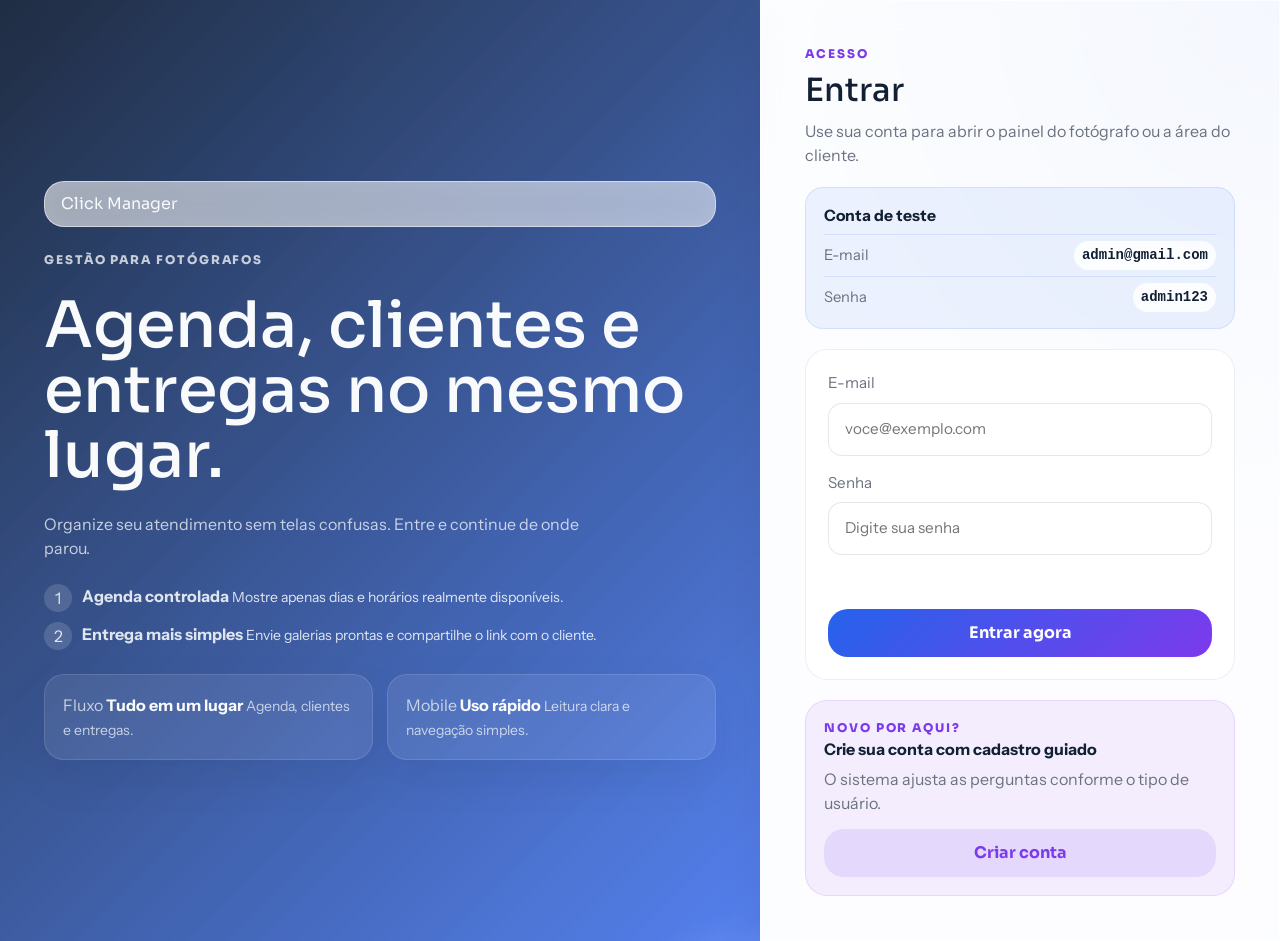
<file: index.html>
<!DOCTYPE html>
<html lang="pt-BR">
<head>
    <meta charset="UTF-8">
    <meta name="viewport" content="width=device-width, initial-scale=1.0">
    <title>Click Manager | Login</title>
    <meta name="description" content="Sistema web para fotógrafos com gestão de clientes, ensaios, pagamentos e galeria de entrega.">
    <link href="https://cdn.jsdelivr.net/npm/bootstrap@5.3.3/dist/css/bootstrap.min.css" rel="stylesheet">
    <link rel="preconnect" href="https://fonts.googleapis.com">
    <link rel="preconnect" href="https://fonts.gstatic.com" crossorigin>
    <link href="https://fonts.googleapis.com/css2?family=Instrument+Sans:wght@400;500;600;700&family=Sora:wght@500;600;700;800&display=swap" rel="stylesheet">
    <link rel="stylesheet" href="style.css">
</head>
<body data-page="login">
    <main class="auth-shell">
        <section class="auth-hero">
            <div class="brand-pill">Click Manager</div>
            <p class="eyebrow">Gestão para fotógrafos</p>
            <h1>Agenda, clientes e entregas no mesmo lugar.</h1>
            <p>Organize seu atendimento sem telas confusas. Entre e continue de onde parou.</p>

            <div class="auth-quick-points">
                <div class="auth-quick-point">
                    <span>1</span>
                    <div>
                        <strong>Agenda controlada</strong>
                        <small>Mostre apenas dias e horários realmente disponíveis.</small>
                    </div>
                </div>
                <div class="auth-quick-point">
                    <span>2</span>
                    <div>
                        <strong>Entrega mais simples</strong>
                        <small>Envie galerias prontas e compartilhe o link com o cliente.</small>
                    </div>
                </div>
            </div>

            <div class="auth-hero__highlights">
                <article class="glass-card">
                    <span>Fluxo</span>
                    <strong>Tudo em um lugar</strong>
                    <small>Agenda, clientes e entregas.</small>
                </article>
                <article class="glass-card">
                    <span>Mobile</span>
                    <strong>Uso rápido</strong>
                    <small>Leitura clara e navegação simples.</small>
                </article>
            </div>
        </section>

        <section class="auth-panel">
            <div class="auth-panel__header">
                <p class="eyebrow">Acesso</p>
                <h2>Entrar</h2>
                <p>Use sua conta para abrir o painel do fotógrafo ou a área do cliente.</p>
            </div>

            <div class="auth-demo">
                <strong>Conta de teste</strong>
                <div class="auth-demo__row">
                    <span>E-mail</span>
                    <code>admin@gmail.com</code>
                </div>
                <div class="auth-demo__row">
                    <span>Senha</span>
                    <code>admin123</code>
                </div>
            </div>

            <form class="auth-form is-active" id="loginForm" novalidate>
                <label class="field">
                    <span>E-mail</span>
                    <input type="email" name="email" placeholder="voce@exemplo.com" required>
                </label>
                <label class="field">
                    <span>Senha</span>
                    <input type="password" name="password" placeholder="Digite sua senha" required minlength="6">
                </label>
                <p class="form-feedback" aria-live="polite"></p>
                <button class="btn btn-primary btn-block" type="submit">Entrar agora</button>
            </form>

            <div class="auth-register-cta">
                <div>
                    <p class="eyebrow">Novo por aqui?</p>
                    <strong>Crie sua conta com cadastro guiado</strong>
                    <p>O sistema ajusta as perguntas conforme o tipo de usuário.</p>
                </div>
                <a class="btn btn-secondary btn-block" href="./register.html">Criar conta</a>
            </div>
        </section>
    </main>

    <script src="https://cdn.jsdelivr.net/npm/bootstrap@5.3.3/dist/js/bootstrap.bundle.min.js"></script>
    <script src="./js/app.js"></script>
    <script src="./js/page-fallbacks.js"></script>
</body>
</html>
</file>
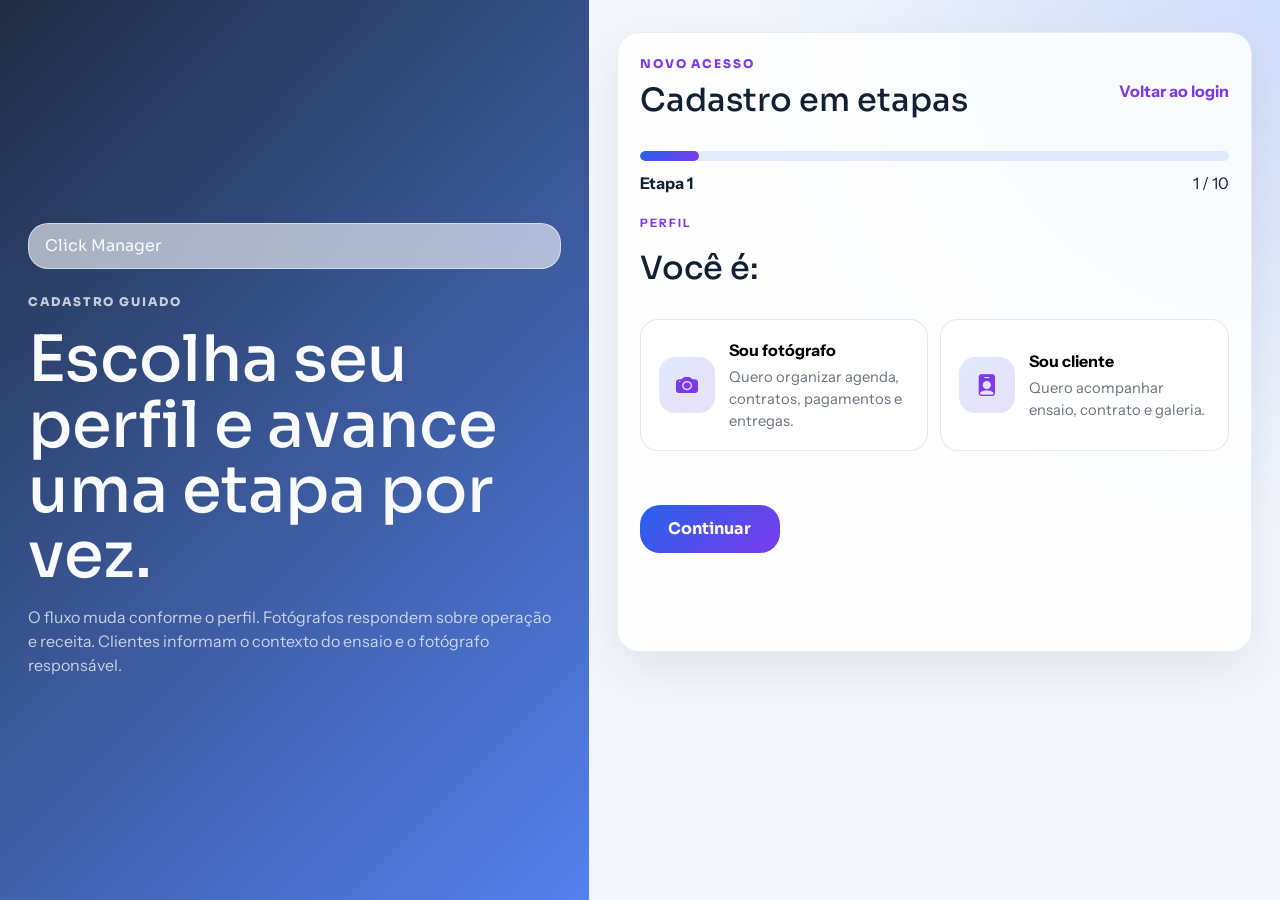
<file: register.html>
<!DOCTYPE html>
<html lang="pt-BR">
<head>
    <meta charset="UTF-8">
    <meta name="viewport" content="width=device-width, initial-scale=1.0">
    <title>Click Manager | Cadastro</title>
    <meta name="description" content="Cadastro guiado para fotógrafos e clientes em etapas simples, com perguntas específicas para cada perfil.">
    <link href="https://cdn.jsdelivr.net/npm/bootstrap@5.3.3/dist/css/bootstrap.min.css" rel="stylesheet">
    <link href="https://cdn.jsdelivr.net/npm/bootstrap-icons@1.11.3/font/bootstrap-icons.css" rel="stylesheet">
    <link rel="preconnect" href="https://fonts.googleapis.com">
    <link rel="preconnect" href="https://fonts.gstatic.com" crossorigin>
    <link href="https://fonts.googleapis.com/css2?family=Instrument+Sans:wght@400;500;600;700&family=Sora:wght@500;600;700;800&display=swap" rel="stylesheet">
    <link rel="stylesheet" href="style.css">
</head>
<body data-page="register">
    <main class="register-shell">
        <section class="register-aside">
            <div class="brand-pill">Click Manager</div>
            <div class="register-aside__content">
                <p class="eyebrow">Cadastro guiado</p>
                <h1>Escolha seu perfil e avance uma etapa por vez.</h1>
                <p>
                    O fluxo muda conforme o perfil. Fotógrafos respondem sobre operação e receita.
                    Clientes informam o contexto do ensaio e o fotógrafo responsável.
                </p>
            </div>
        </section>

        <section class="register-main">
            <div class="register-card">
                <div class="register-card__top">
                    <div>
                        <p class="eyebrow">Novo acesso</p>
                        <h2>Cadastro em etapas</h2>
                    </div>
                    <a class="register-back" href="./index.html">Voltar ao login</a>
                </div>

                <div class="register-progress">
                    <div class="register-progress__track">
                        <span id="registerProgressBar"></span>
                    </div>
                    <div class="register-progress__meta">
                        <strong id="registerStepLabel">Etapa 1</strong>
                        <span id="registerStepCounter">1 / 1</span>
                    </div>
                </div>

                <form id="registerWizardForm" class="register-wizard" novalidate>
                    <div class="register-question">
                        <p class="register-question__step" id="registerQuestionGroup">Perfil</p>
                        <h3 id="registerQuestionTitle">Você é:</h3>
                        <p id="registerQuestionHint"></p>
                    </div>

                    <div id="registerWizardInput"></div>
                    <p class="form-feedback" id="registerWizardFeedback" aria-live="polite"></p>

                    <div class="register-actions">
                        <button class="btn btn-ghost" type="button" id="registerPrevBtn">Voltar</button>
                        <button class="btn btn-primary" type="button" id="registerNextBtn">Continuar</button>
                        <button class="btn btn-primary" type="submit" id="registerSubmitBtn" hidden>Concluir cadastro</button>
                    </div>
                </form>
            </div>
        </section>
    </main>

    <script src="https://cdn.jsdelivr.net/npm/bootstrap@5.3.3/dist/js/bootstrap.bundle.min.js"></script>
    <script src="./js/register.js"></script>
</body>
</html>
</file>
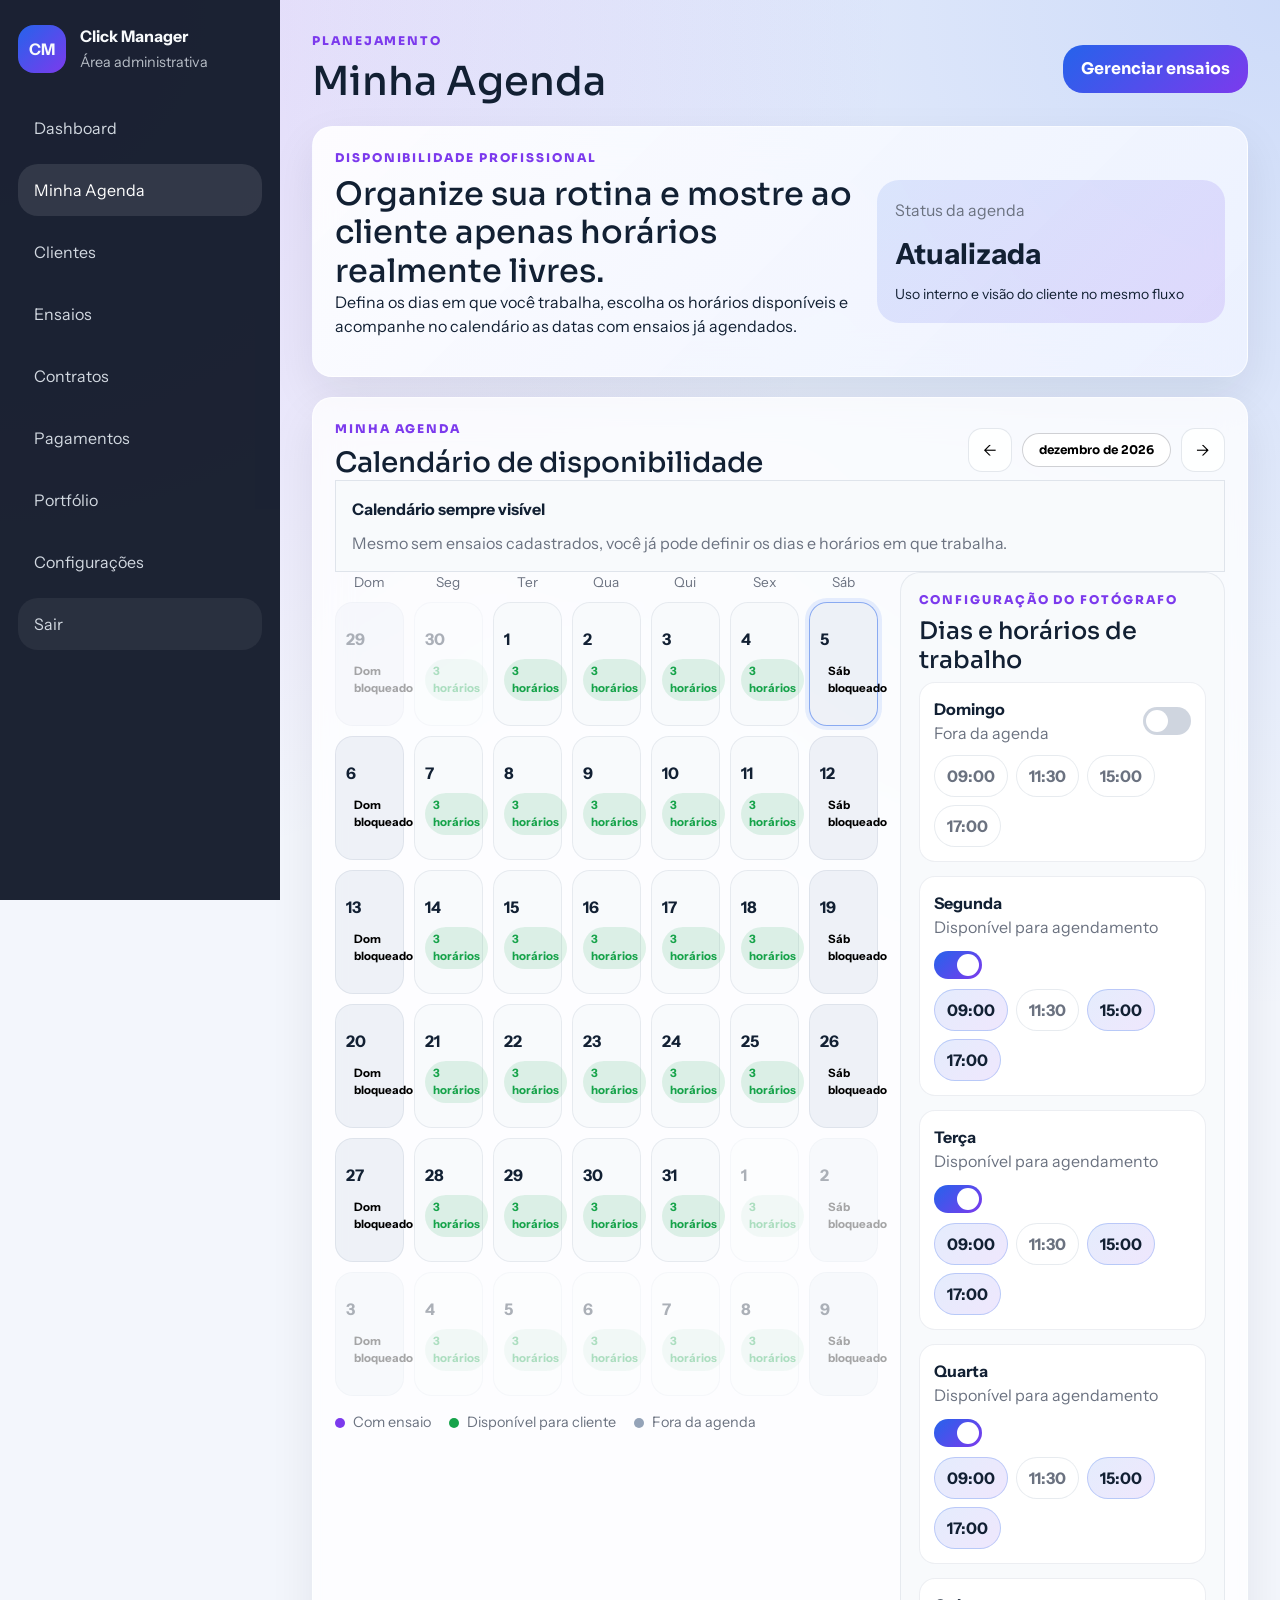
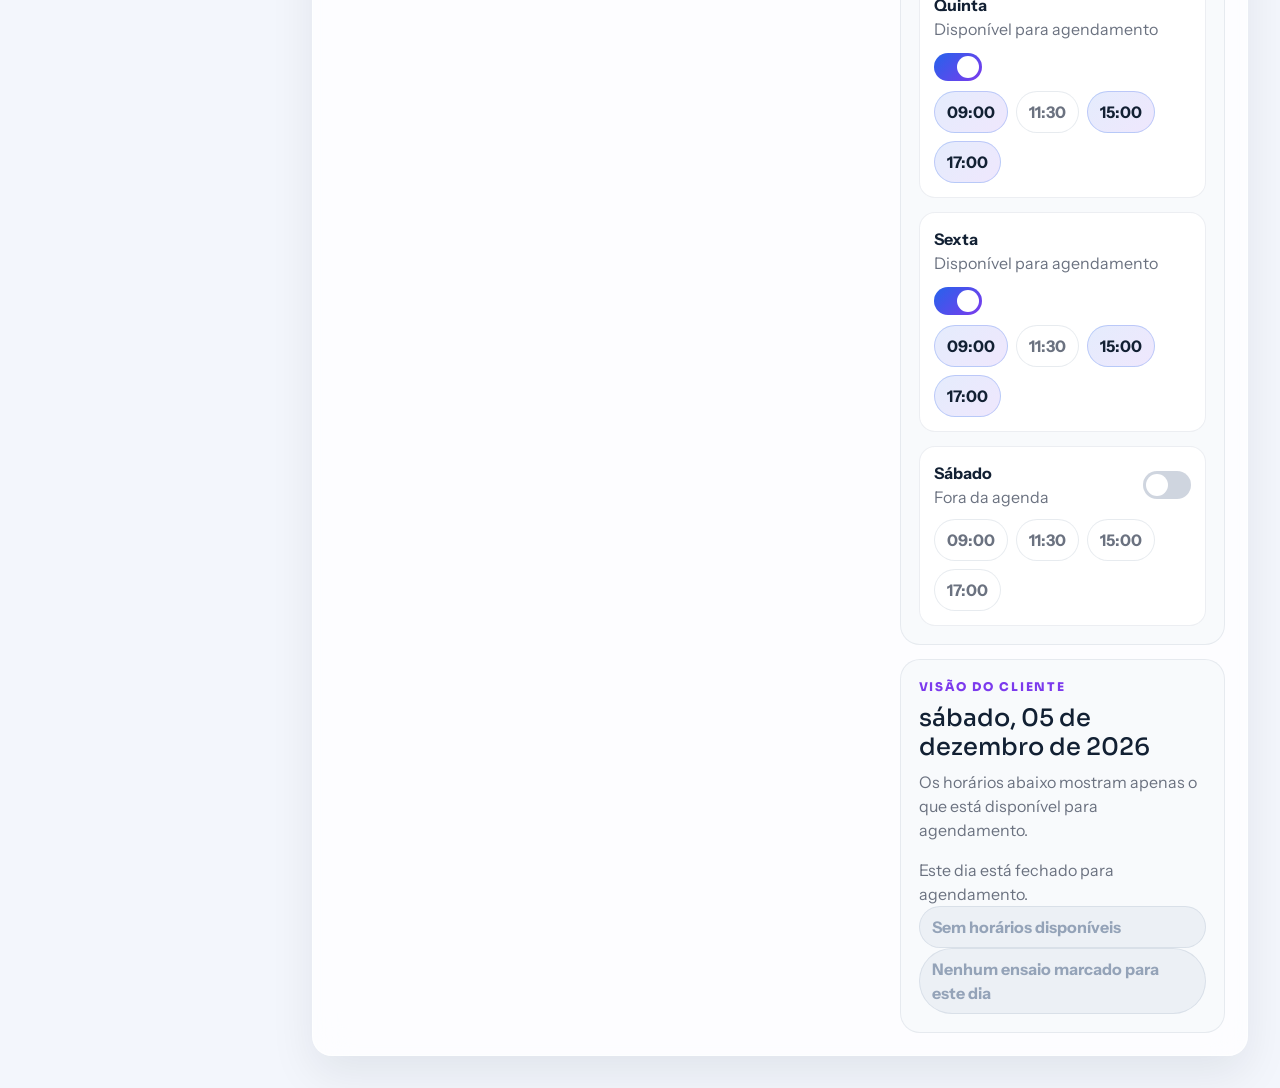
<file: pages/agenda.html>
<!DOCTYPE html>
<html lang="pt-BR">
<head>
    <meta charset="UTF-8">
    <meta name="viewport" content="width=device-width, initial-scale=1.0">
    <title>Click Manager | Minha Agenda</title>
    <link href="https://cdn.jsdelivr.net/npm/bootstrap@5.3.3/dist/css/bootstrap.min.css" rel="stylesheet">
    <link rel="preconnect" href="https://fonts.googleapis.com">
    <link rel="preconnect" href="https://fonts.gstatic.com" crossorigin>
    <link href="https://fonts.googleapis.com/css2?family=Instrument+Sans:wght@400;500;600;700&family=Sora:wght@500;600;700;800&display=swap" rel="stylesheet">
    <link rel="stylesheet" href="../style.css">
</head>
<body data-page="agenda">
    <div class="app-shell">
        <aside class="sidebar" id="sidebar">
            <div class="sidebar__brand">
                <div class="brand-mark">CM</div>
                <div>
                    <strong>Click Manager</strong>
                    <span>Área administrativa</span>
                </div>
            </div>
            <nav class="sidebar__nav">
                <a class="nav-link" href="./dashboard.html">Dashboard</a>
                <a class="nav-link is-active" href="./agenda.html">Minha Agenda</a>
                <a class="nav-link" href="./clientes.html">Clientes</a>
                <a class="nav-link" href="./ensaios.html">Ensaios</a>
                <a class="nav-link" href="./dashboard.html#contratos">Contratos</a>
                <a class="nav-link" href="./dashboard.html#pagamentos">Pagamentos</a>
                <a class="nav-link" href="./portfolio.html">Portfólio</a>
                <a class="nav-link" href="./configuracoes.html">Configurações</a>
                <button class="nav-link nav-link--button" type="button" data-logout>Sair</button>
            </nav>
        </aside>

        <div class="app-content">
            <header class="topbar">
                <button class="menu-toggle" type="button" data-sidebar-toggle aria-label="Abrir menu">☰</button>
                <div>
                    <p class="eyebrow">Planejamento</p>
                    <h1>Minha Agenda</h1>
                </div>
                <a class="btn btn-primary" href="./ensaios.html">Gerenciar ensaios</a>
            </header>

            <main class="page-stack">
                <section class="hero-card">
                    <div>
                        <p class="eyebrow">Disponibilidade profissional</p>
                        <h2>Organize sua rotina e mostre ao cliente apenas horários realmente livres.</h2>
                        <p>Defina os dias em que você trabalha, escolha os horários disponíveis e acompanhe no calendário as datas com ensaios já agendados.</p>
                    </div>
                    <div class="hero-card__metric">
                        <span>Status da agenda</span>
                        <strong>Atualizada</strong>
                        <small>Uso interno e visão do cliente no mesmo fluxo</small>
                    </div>
                </section>

                <section class="panel-card agenda-panel">
                    <div class="section-heading">
                        <div>
                            <p class="eyebrow">Minha Agenda</p>
                            <h3>Calendário de disponibilidade</h3>
                        </div>
                        <div class="calendar-nav">
                            <button class="icon-btn" type="button" id="prevMonthBtn" aria-label="Mês anterior">←</button>
                            <span class="badge" id="calendarMonthLabel">Mês</span>
                            <button class="icon-btn" type="button" id="nextMonthBtn" aria-label="Próximo mês">→</button>
                        </div>
                    </div>

                    <div class="stack-item">
                        <strong>Calendário sempre visível</strong>
                        <div class="stack-item__meta">Mesmo sem ensaios cadastrados, você já pode definir os dias e horários em que trabalha.</div>
                    </div>

                    <div class="agenda-layout">
                        <div>
                            <div class="calendar-weekdays">
                                <span>Dom</span>
                                <span>Seg</span>
                                <span>Ter</span>
                                <span>Qua</span>
                                <span>Qui</span>
                                <span>Sex</span>
                                <span>Sáb</span>
                            </div>
                            <div class="calendar-grid" id="agendaCalendar"></div>
                            <div class="agenda-legend">
                                <span><i class="legend-dot legend-dot--session"></i>Com ensaio</span>
                                <span><i class="legend-dot legend-dot--available"></i>Disponível para cliente</span>
                                <span><i class="legend-dot legend-dot--blocked"></i>Fora da agenda</span>
                            </div>
                        </div>

                        <div class="agenda-sidebar">
                            <div class="agenda-box">
                                <p class="eyebrow">Configuração do fotógrafo</p>
                                <h4>Dias e horários de trabalho</h4>
                                <div id="weekdaySettings" class="weekday-settings"></div>
                            </div>

                            <div class="agenda-box">
                                <p class="eyebrow">Visão do cliente</p>
                                <h4 id="selectedDateLabel">Selecione um dia</h4>
                                <p class="client-meta">Os horários abaixo mostram apenas o que está disponível para agendamento.</p>
                                <div id="selectedDateStatus" class="client-meta"></div>
                                <div id="clientAvailabilitySlots" class="availability-slots"></div>
                                <div id="selectedDateSessions" class="availability-slots"></div>
                            </div>
                        </div>
                    </div>
                </section>
            </main>
        </div>
    </div>

    <script src="https://cdn.jsdelivr.net/npm/bootstrap@5.3.3/dist/js/bootstrap.bundle.min.js"></script>
    <script src="../js/app.js"></script>
    <script src="../js/page-fallbacks.js"></script>
</body>
</html>
</file>
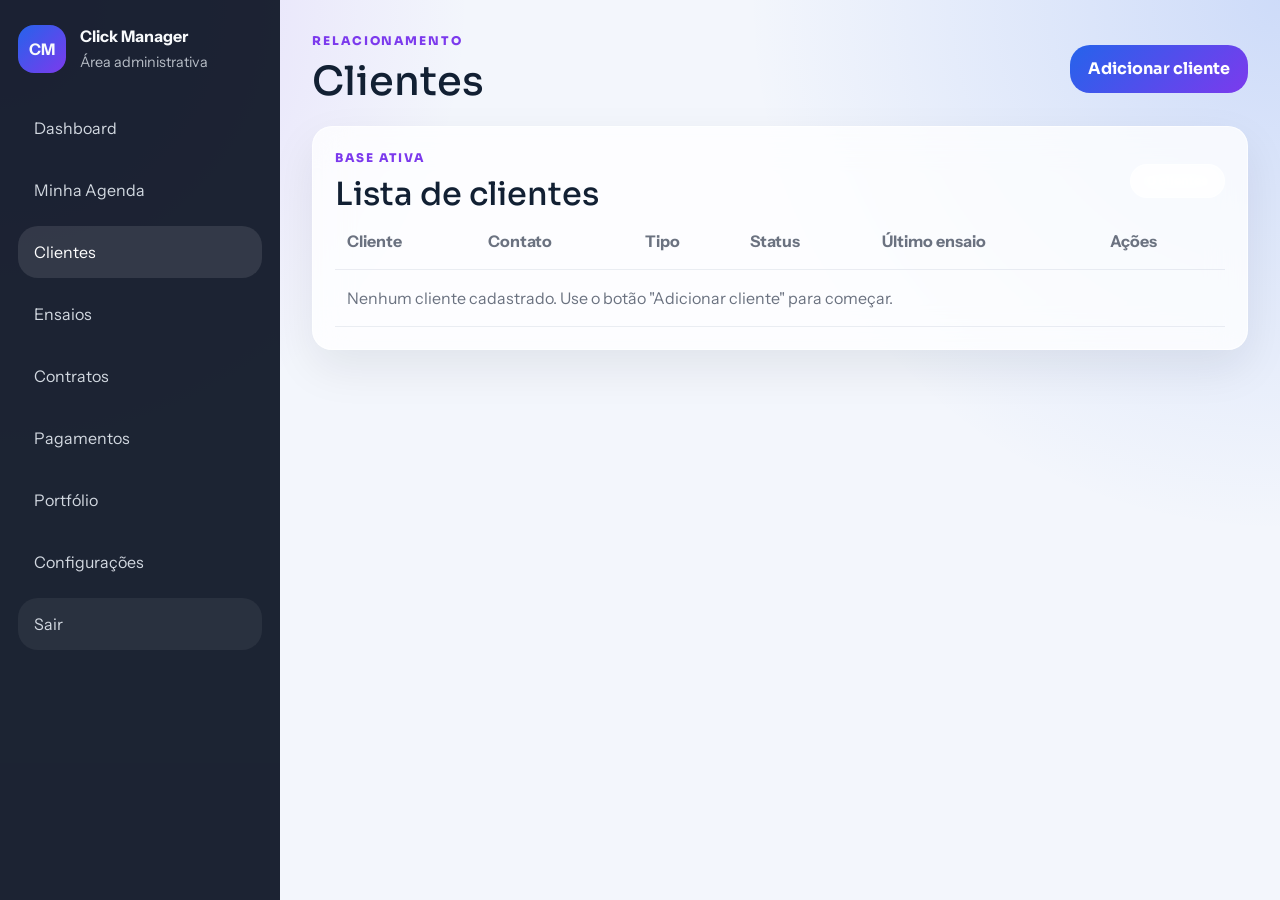
<file: pages/clientes.html>
<!DOCTYPE html>
<html lang="pt-BR">
<head>
    <meta charset="UTF-8">
    <meta name="viewport" content="width=device-width, initial-scale=1.0">
    <title>Click Manager | Clientes</title>
    <link href="https://cdn.jsdelivr.net/npm/bootstrap@5.3.3/dist/css/bootstrap.min.css" rel="stylesheet">
    <link rel="preconnect" href="https://fonts.googleapis.com">
    <link rel="preconnect" href="https://fonts.gstatic.com" crossorigin>
    <link href="https://fonts.googleapis.com/css2?family=Instrument+Sans:wght@400;500;600;700&family=Sora:wght@500;600;700;800&display=swap" rel="stylesheet">
    <link rel="stylesheet" href="../style.css">
</head>
<body data-page="clientes">
    <div class="app-shell">
        <aside class="sidebar" id="sidebar">
            <div class="sidebar__brand">
                <div class="brand-mark">CM</div>
                <div>
                    <strong>Click Manager</strong>
                    <span>Área administrativa</span>
                </div>
            </div>
            <nav class="sidebar__nav">
                <a class="nav-link" href="./dashboard.html">Dashboard</a>
                <a class="nav-link" href="./agenda.html">Minha Agenda</a>
                <a class="nav-link is-active" href="./clientes.html">Clientes</a>
                <a class="nav-link" href="./ensaios.html">Ensaios</a>
                <a class="nav-link" href="./dashboard.html#contratos">Contratos</a>
                <a class="nav-link" href="./dashboard.html#pagamentos">Pagamentos</a>
                <a class="nav-link" href="./portfolio.html">Portfólio</a>
                <a class="nav-link" href="./configuracoes.html">Configurações</a>
                <button class="nav-link nav-link--button" type="button" data-logout>Sair</button>
            </nav>
        </aside>

        <div class="app-content">
            <header class="topbar">
                <button class="menu-toggle" type="button" data-sidebar-toggle aria-label="Abrir menu">☰</button>
                <div>
                    <p class="eyebrow">Relacionamento</p>
                    <h1>Clientes</h1>
                </div>
                <button class="btn btn-primary" type="button" data-modal-open="clientModal">Adicionar cliente</button>
            </header>

            <main class="page-stack">
                <section class="panel-card">
                    <div class="section-heading">
                        <div>
                            <p class="eyebrow">Base ativa</p>
                            <h2>Lista de clientes</h2>
                        </div>
                        <span class="badge" id="clientCountBadge">0 clientes</span>
                    </div>

                    <div class="table-wrap">
                        <table class="data-table">
                            <thead>
                                <tr>
                                    <th>Cliente</th>
                                    <th>Contato</th>
                                    <th>Tipo</th>
                                    <th>Status</th>
                                    <th>Último ensaio</th>
                                    <th>Ações</th>
                                </tr>
                            </thead>
                            <tbody id="clientTableBody"></tbody>
                        </table>
                    </div>
                </section>
            </main>
        </div>
    </div>

    <div class="modal" id="clientModal" aria-hidden="true">
        <div class="modal__backdrop" data-modal-close></div>
        <div class="modal__dialog">
            <div class="section-heading">
                <div>
                    <p class="eyebrow">Cadastro</p>
                    <h3 id="clientModalTitle">Novo cliente</h3>
                </div>
                <button class="icon-btn" type="button" data-modal-close aria-label="Fechar modal">✕</button>
            </div>
            <form id="clientForm" class="modal-form" novalidate>
                <input type="hidden" name="clientId">
                <label class="field">
                    <span>Nome</span>
                    <input type="text" name="name" placeholder="Nome do cliente" required>
                </label>
                <label class="field">
                    <span>E-mail</span>
                    <input type="email" name="email" placeholder="cliente@email.com" required>
                </label>
                <label class="field">
                    <span>Tipo</span>
                    <select name="type" required>
                        <option value="Casamento">Casamento</option>
                        <option value="Família">Família</option>
                        <option value="Moda">Moda</option>
                        <option value="Corporativo">Corporativo</option>
                    </select>
                </label>
                <label class="field">
                    <span>Status</span>
                    <select name="status" required>
                        <option value="Ativo">Ativo</option>
                        <option value="Em negociação">Em negociação</option>
                        <option value="Pausado">Pausado</option>
                    </select>
                </label>
                <div class="modal-actions">
                    <button class="btn btn-ghost" type="button" data-modal-close>Cancelar</button>
                    <button class="btn btn-primary" type="submit">Salvar cliente</button>
                </div>
            </form>
        </div>
    </div>

    <script src="https://cdn.jsdelivr.net/npm/bootstrap@5.3.3/dist/js/bootstrap.bundle.min.js"></script>
    <script src="../js/app.js"></script>
    <script src="../js/page-fallbacks.js"></script>
</body>
</html>
</file>
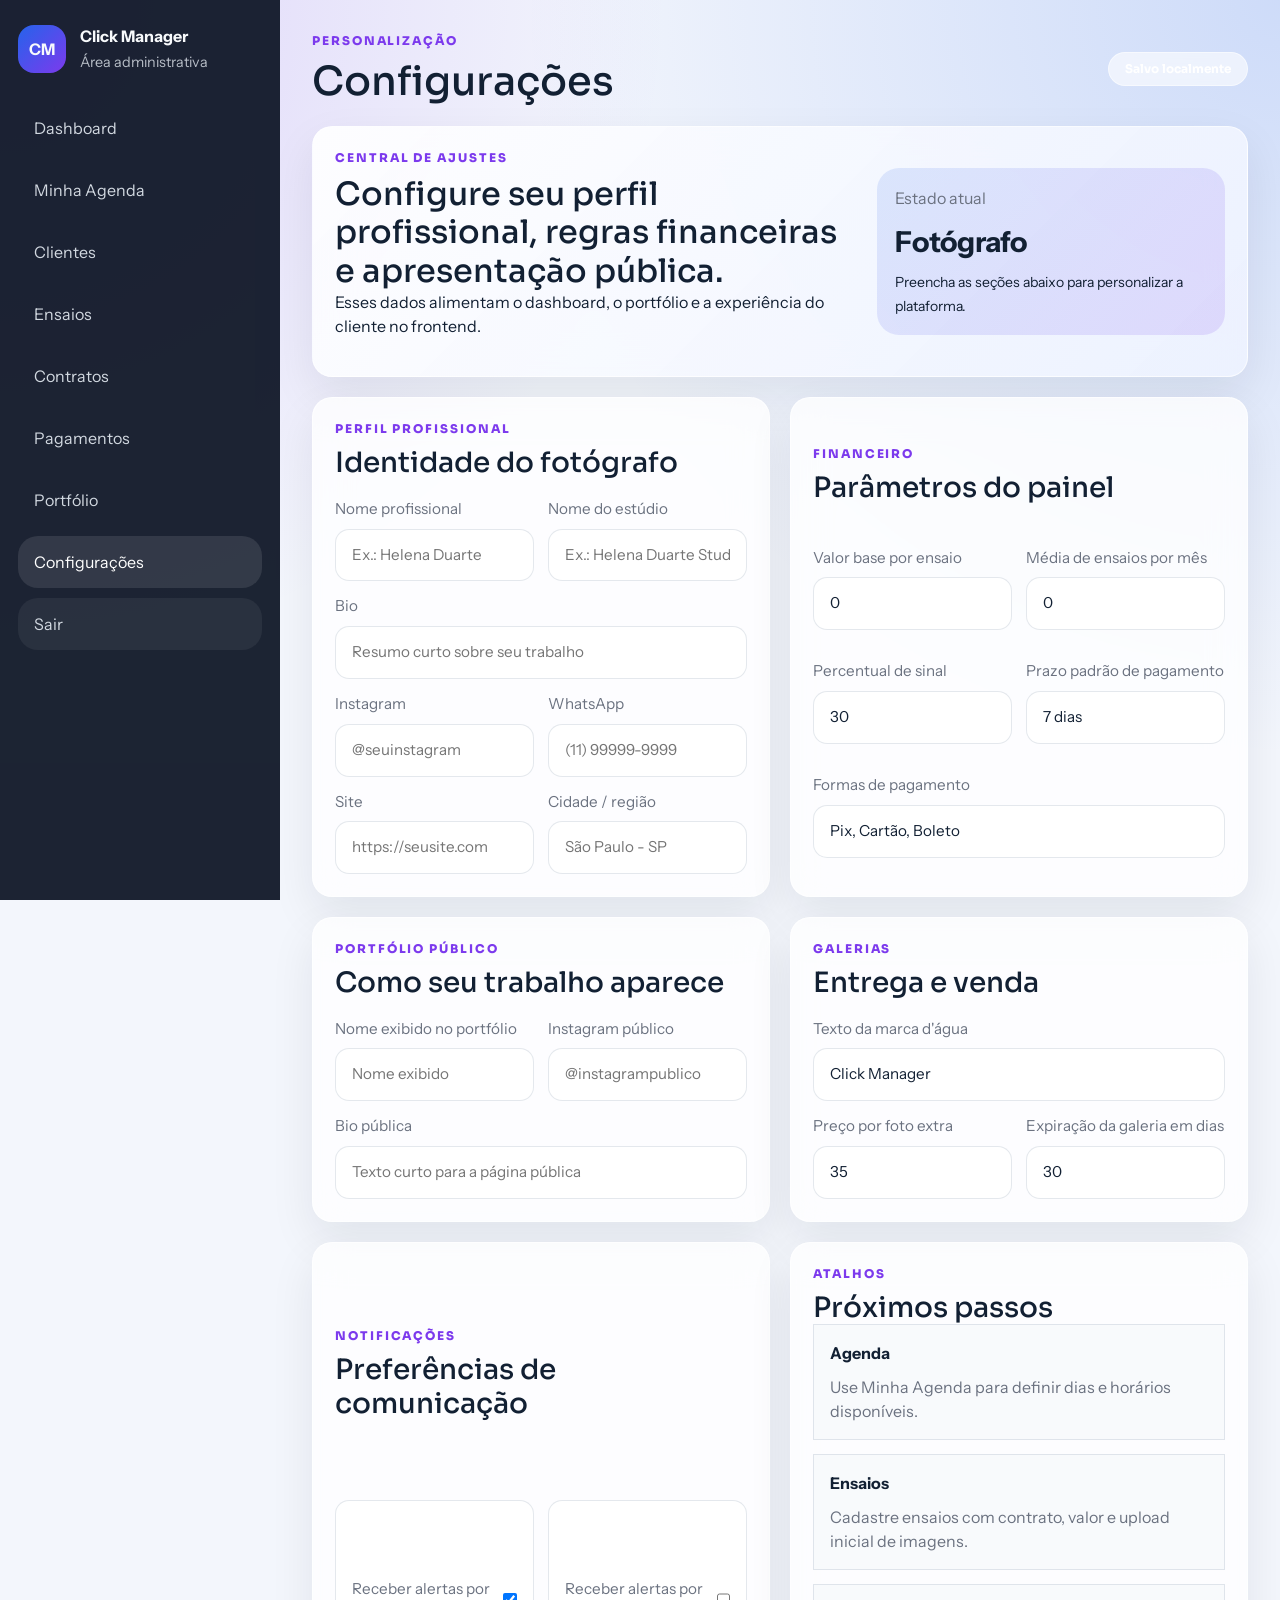
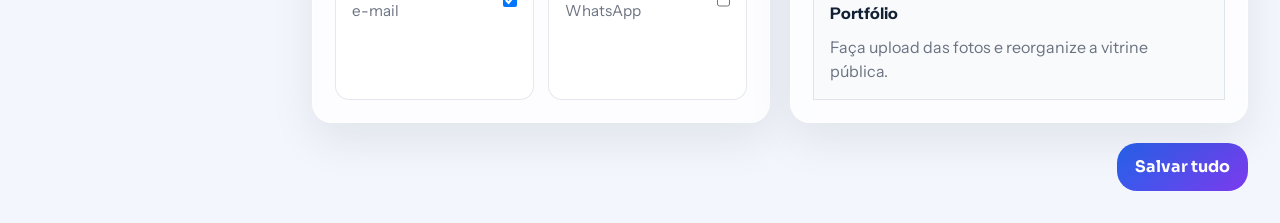
<file: pages/configuracoes.html>
<!DOCTYPE html>
<html lang="pt-BR">
<head>
    <meta charset="UTF-8">
    <meta name="viewport" content="width=device-width, initial-scale=1.0">
    <title>Click Manager | Configurações</title>
    <link href="https://cdn.jsdelivr.net/npm/bootstrap@5.3.3/dist/css/bootstrap.min.css" rel="stylesheet">
    <link rel="preconnect" href="https://fonts.googleapis.com">
    <link rel="preconnect" href="https://fonts.gstatic.com" crossorigin>
    <link href="https://fonts.googleapis.com/css2?family=Instrument+Sans:wght@400;500;600;700&family=Sora:wght@500;600;700;800&display=swap" rel="stylesheet">
    <link rel="stylesheet" href="../style.css">
</head>
<body data-page="configuracoes">
    <div class="app-shell">
        <aside class="sidebar" id="sidebar">
            <div class="sidebar__brand">
                <div class="brand-mark">CM</div>
                <div>
                    <strong>Click Manager</strong>
                    <span>Área administrativa</span>
                </div>
            </div>
            <nav class="sidebar__nav">
                <a class="nav-link" href="./dashboard.html">Dashboard</a>
                <a class="nav-link" href="./agenda.html">Minha Agenda</a>
                <a class="nav-link" href="./clientes.html">Clientes</a>
                <a class="nav-link" href="./ensaios.html">Ensaios</a>
                <a class="nav-link" href="./dashboard.html#contratos">Contratos</a>
                <a class="nav-link" href="./dashboard.html#pagamentos">Pagamentos</a>
                <a class="nav-link" href="./portfolio.html">Portfólio</a>
                <a class="nav-link is-active" href="./configuracoes.html">Configurações</a>
                <button class="nav-link nav-link--button" type="button" data-logout>Sair</button>
            </nav>
        </aside>

        <div class="app-content">
            <header class="topbar">
                <button class="menu-toggle" type="button" data-sidebar-toggle aria-label="Abrir menu">☰</button>
                <div>
                    <p class="eyebrow">Personalização</p>
                    <h1>Configurações</h1>
                </div>
                <span class="badge">Salvo localmente</span>
            </header>

            <main>
                <form id="settingsForm" class="page-stack" novalidate>
                    <section class="hero-card">
                        <div>
                            <p class="eyebrow">Central de ajustes</p>
                            <h2>Configure seu perfil profissional, regras financeiras e apresentação pública.</h2>
                            <p>Esses dados alimentam o dashboard, o portfólio e a experiência do cliente no frontend.</p>
                        </div>
                        <div class="hero-card__metric">
                            <span>Estado atual</span>
                            <strong id="settingsSummaryValue">Pronto</strong>
                            <small id="settingsSummaryHelper">Revise as seções abaixo para personalizar a plataforma.</small>
                        </div>
                    </section>

                    <section class="settings-grid">
                        <article class="panel-card settings-section">
                            <div class="section-heading">
                                <div>
                                    <p class="eyebrow">Perfil profissional</p>
                                    <h3>Identidade do fotógrafo</h3>
                                </div>
                            </div>
                            <div class="settings-form-grid">
                                <label class="field">
                                    <span>Nome profissional</span>
                                    <input type="text" name="professionalName" placeholder="Ex.: Helena Duarte">
                                </label>
                                <label class="field">
                                    <span>Nome do estúdio</span>
                                    <input type="text" name="studioName" placeholder="Ex.: Helena Duarte Studio">
                                </label>
                                <label class="field settings-field-full">
                                    <span>Bio</span>
                                    <input type="text" name="bio" placeholder="Resumo curto sobre seu trabalho">
                                </label>
                                <label class="field">
                                    <span>Instagram</span>
                                    <input type="text" name="instagram" placeholder="@seuinstagram">
                                </label>
                                <label class="field">
                                    <span>WhatsApp</span>
                                    <input type="text" name="whatsapp" placeholder="(11) 99999-9999">
                                </label>
                                <label class="field">
                                    <span>Site</span>
                                    <input type="text" name="website" placeholder="https://seusite.com">
                                </label>
                                <label class="field">
                                    <span>Cidade / região</span>
                                    <input type="text" name="city" placeholder="São Paulo - SP">
                                </label>
                            </div>
                        </article>

                        <article class="panel-card settings-section">
                            <div class="section-heading">
                                <div>
                                    <p class="eyebrow">Financeiro</p>
                                    <h3>Parâmetros do painel</h3>
                                </div>
                            </div>
                            <div class="settings-form-grid">
                                <label class="field">
                                    <span>Valor base por ensaio</span>
                                    <input type="number" name="sessionPrice" min="0" step="0.01" placeholder="1200">
                                </label>
                                <label class="field">
                                    <span>Média de ensaios por mês</span>
                                    <input type="number" name="monthlyAverageSessions" min="0" step="1" placeholder="8">
                                </label>
                                <label class="field">
                                    <span>Percentual de sinal</span>
                                    <input type="number" name="bookingDeposit" min="0" max="100" step="1" placeholder="30">
                                </label>
                                <label class="field">
                                    <span>Prazo padrão de pagamento</span>
                                    <input type="text" name="paymentDeadline" placeholder="7 dias">
                                </label>
                                <label class="field settings-field-full">
                                    <span>Formas de pagamento</span>
                                    <input type="text" name="acceptedPayments" placeholder="Pix, Cartão, Boleto">
                                </label>
                            </div>
                        </article>

                        <article class="panel-card settings-section">
                            <div class="section-heading">
                                <div>
                                    <p class="eyebrow">Portfólio público</p>
                                    <h3>Como seu trabalho aparece</h3>
                                </div>
                            </div>
                            <div class="settings-form-grid">
                                <label class="field">
                                    <span>Nome exibido no portfólio</span>
                                    <input type="text" name="publicName" placeholder="Nome exibido">
                                </label>
                                <label class="field">
                                    <span>Instagram público</span>
                                    <input type="text" name="publicInstagram" placeholder="@instagrampublico">
                                </label>
                                <label class="field settings-field-full">
                                    <span>Bio pública</span>
                                    <input type="text" name="publicBio" placeholder="Texto curto para a página pública">
                                </label>
                            </div>
                        </article>

                        <article class="panel-card settings-section">
                            <div class="section-heading">
                                <div>
                                    <p class="eyebrow">Galerias</p>
                                    <h3>Entrega e venda</h3>
                                </div>
                            </div>
                            <div class="settings-form-grid">
                                <label class="field settings-field-full">
                                    <span>Texto da marca d'água</span>
                                    <input type="text" name="watermarkText" placeholder="Click Manager">
                                </label>
                                <label class="field">
                                    <span>Preço por foto extra</span>
                                    <input type="number" name="extraPhotoPrice" min="0" step="0.01" placeholder="35">
                                </label>
                                <label class="field">
                                    <span>Expiração da galeria em dias</span>
                                    <input type="number" name="galleryExpirationDays" min="1" step="1" placeholder="30">
                                </label>
                            </div>
                        </article>

                        <article class="panel-card settings-section">
                            <div class="section-heading">
                                <div>
                                    <p class="eyebrow">Notificações</p>
                                    <h3>Preferências de comunicação</h3>
                                </div>
                            </div>
                            <div class="settings-form-grid">
                                <label class="field checkbox-field">
                                    <span>Receber alertas por e-mail</span>
                                    <input type="checkbox" name="notificationsEmail">
                                </label>
                                <label class="field checkbox-field">
                                    <span>Receber alertas por WhatsApp</span>
                                    <input type="checkbox" name="notificationsWhatsapp">
                                </label>
                            </div>
                        </article>

                        <article class="panel-card">
                            <div class="section-heading">
                                <div>
                                    <p class="eyebrow">Atalhos</p>
                                    <h3>Próximos passos</h3>
                                </div>
                            </div>
                            <div class="stack-list">
                                <a class="stack-item stack-item--link" href="./agenda.html" data-settings-shortcut>
                                    <strong>Agenda</strong>
                                    <div class="stack-item__meta">Use Minha Agenda para definir dias e horários disponíveis.</div>
                                </a>
                                <a class="stack-item stack-item--link" href="./ensaios.html" data-settings-shortcut>
                                    <strong>Ensaios</strong>
                                    <div class="stack-item__meta">Cadastre ensaios com contrato, valor e upload inicial de imagens.</div>
                                </a>
                                <a class="stack-item stack-item--link" href="./portfolio.html" data-settings-shortcut>
                                    <strong>Portfólio</strong>
                                    <div class="stack-item__meta">Faça upload das fotos e reorganize a vitrine pública.</div>
                                </a>
                            </div>
                        </article>
                    </section>

                    <div class="settings-actions">
                        <p class="form-feedback settings-feedback" id="settingsSaveFeedback" aria-live="polite"></p>
                        <button class="btn btn-primary" type="submit">Salvar tudo</button>
                    </div>
                </form>
            </main>
        </div>
    </div>

    <script src="https://cdn.jsdelivr.net/npm/bootstrap@5.3.3/dist/js/bootstrap.bundle.min.js"></script>
    <script src="../js/app.js"></script>
    <script src="../js/page-fallbacks.js"></script>
</body>
</html>
</file>
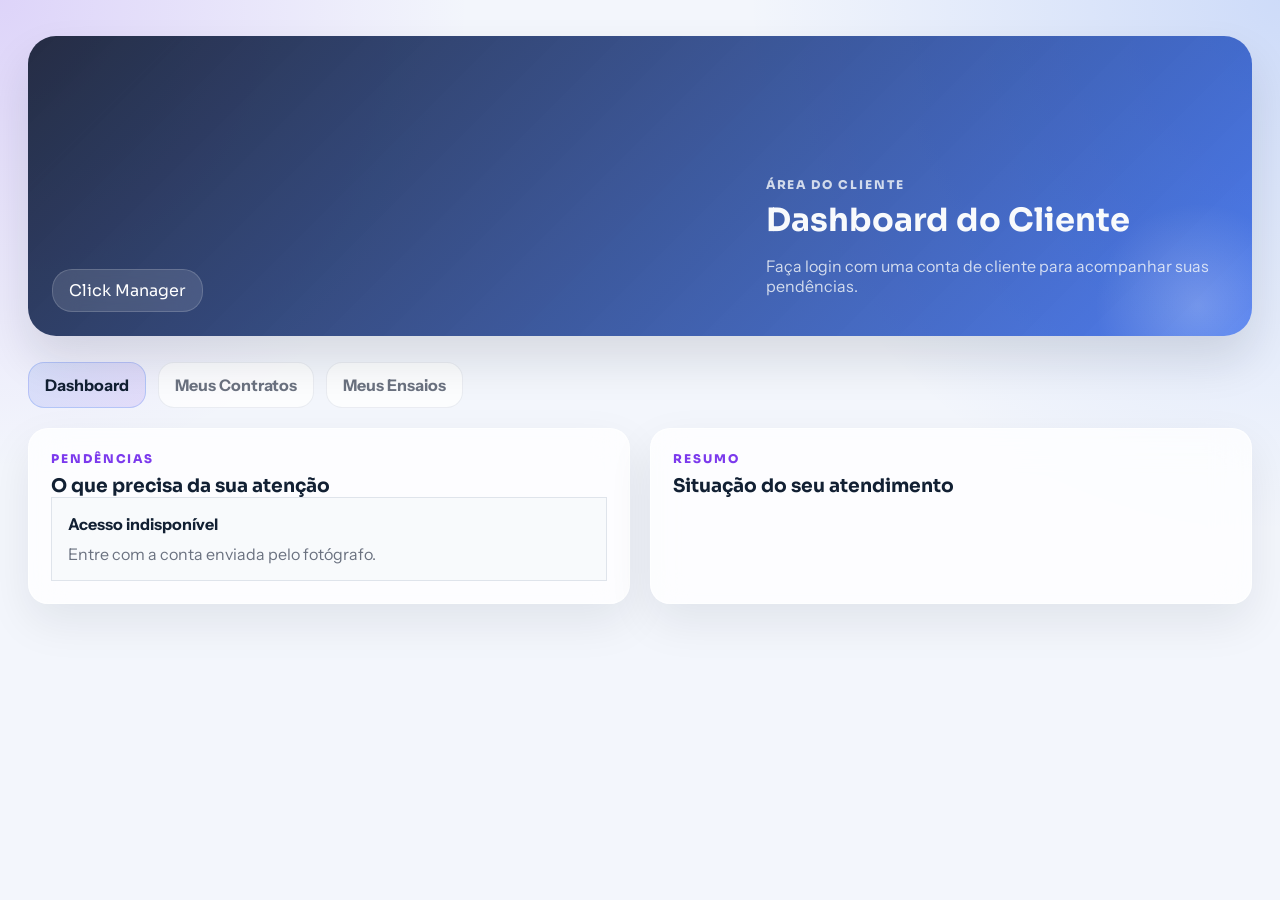
<file: pages/dashboard-cliente.html>
<!DOCTYPE html>
<html lang="pt-BR">
<head>
    <meta charset="UTF-8">
    <meta name="viewport" content="width=device-width, initial-scale=1.0">
    <title>Click Manager | Dashboard do Cliente</title>
    <link rel="preconnect" href="https://fonts.googleapis.com">
    <link rel="preconnect" href="https://fonts.gstatic.com" crossorigin>
    <link href="https://fonts.googleapis.com/css2?family=Instrument+Sans:wght@400;500;600;700&family=Sora:wght@500;600;700;800&display=swap" rel="stylesheet">
    <link rel="stylesheet" href="../style.css">
</head>
<body data-page="client-dashboard">
    <main class="public-shell">
        <header class="portfolio-header">
            <a class="brand-pill" href="../index.html">Click Manager</a>
            <div class="portfolio-header__content">
                <p class="eyebrow">Área do cliente</p>
                <h1 id="clientDashboardTitle">Dashboard do Cliente</h1>
                <p id="clientDashboardSubtitle">Veja tudo que ainda depende de você em um único lugar.</p>
            </div>
        </header>

        <nav class="client-nav">
            <a class="client-nav__link is-active" href="./dashboard-cliente.html">Dashboard</a>
            <a class="client-nav__link" href="./meus-contratos.html">Meus Contratos</a>
            <a class="client-nav__link" href="./meus-ensaios.html">Meus Ensaios</a>
        </nav>

        <section class="content-grid">
            <article class="panel-card">
                <div class="section-heading">
                    <div>
                        <p class="eyebrow">Pendências</p>
                        <h3>O que precisa da sua atenção</h3>
                    </div>
                </div>
                <div id="clientPendingList" class="stack-list"></div>
            </article>

            <article class="panel-card">
                <div class="section-heading">
                    <div>
                        <p class="eyebrow">Resumo</p>
                        <h3>Situação do seu atendimento</h3>
                    </div>
                </div>
                <div id="clientSummaryList" class="stack-list"></div>
            </article>
        </section>
    </main>

    <script src="../js/app.js"></script>
</body>
</html>
</file>
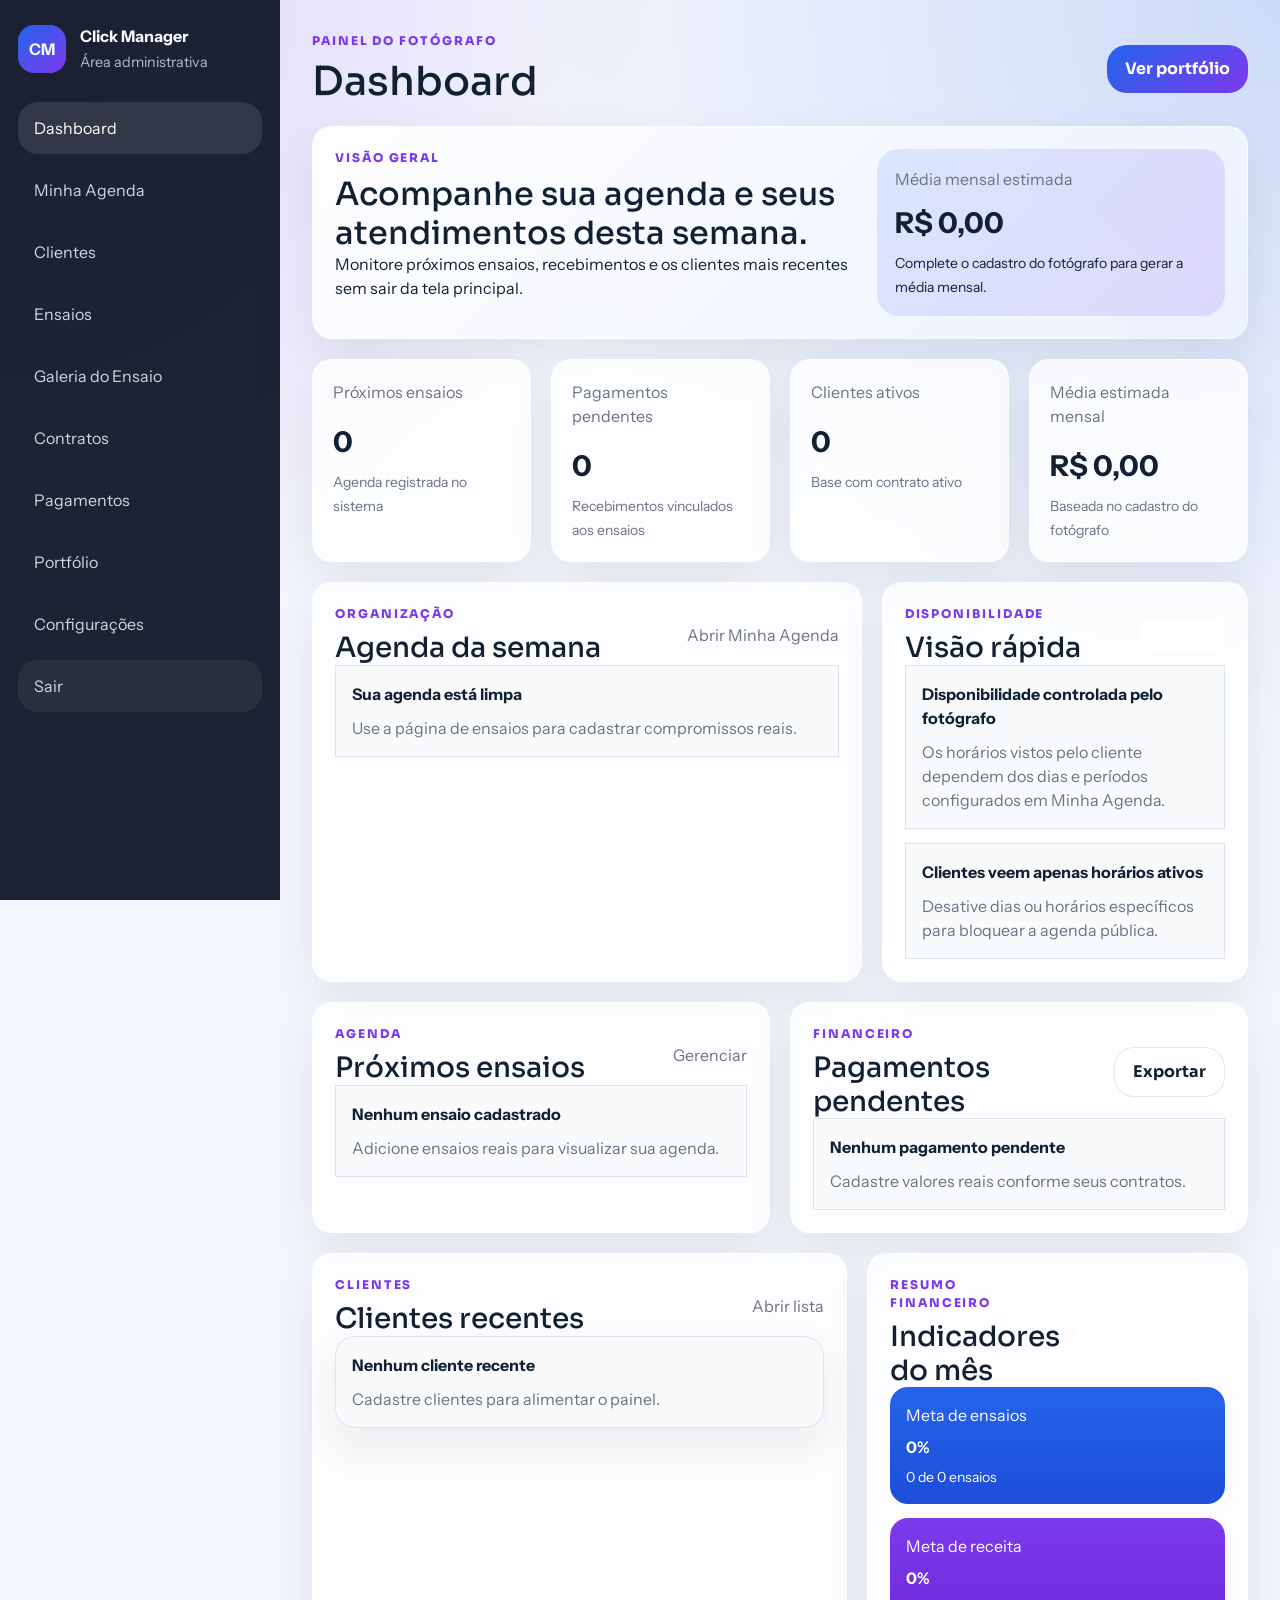
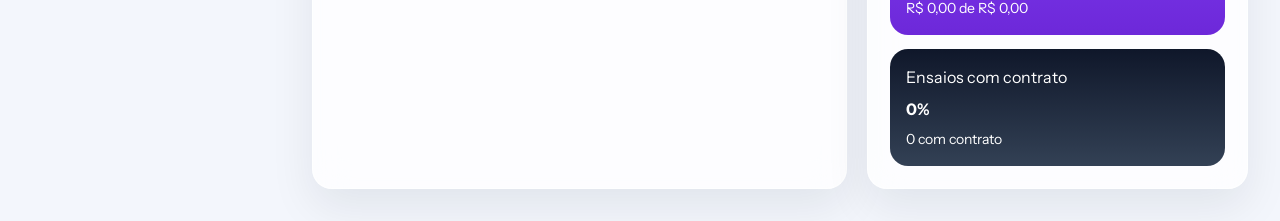
<file: pages/dashboard.html>
<!DOCTYPE html>
<html lang="pt-BR">
<head>
    <meta charset="UTF-8">
    <meta name="viewport" content="width=device-width, initial-scale=1.0">
    <title>Click Manager | Dashboard</title>
    <link href="https://cdn.jsdelivr.net/npm/bootstrap@5.3.3/dist/css/bootstrap.min.css" rel="stylesheet">
    <link rel="preconnect" href="https://fonts.googleapis.com">
    <link rel="preconnect" href="https://fonts.gstatic.com" crossorigin>
    <link href="https://fonts.googleapis.com/css2?family=Instrument+Sans:wght@400;500;600;700&family=Sora:wght@500;600;700;800&display=swap" rel="stylesheet">
    <link rel="stylesheet" href="../style.css">
</head>
<body data-page="dashboard">
    <div class="app-shell">
        <aside class="sidebar" id="sidebar">
            <div class="sidebar__brand">
                <div class="brand-mark">CM</div>
                <div>
                    <strong>Click Manager</strong>
                    <span>Área administrativa</span>
                </div>
            </div>
            <nav class="sidebar__nav">
                <a class="nav-link is-active" href="./dashboard.html">Dashboard</a>
                <a class="nav-link" href="./agenda.html">Minha Agenda</a>
                <a class="nav-link" href="./clientes.html">Clientes</a>
                <a class="nav-link" href="./ensaios.html">Ensaios</a>
                <a class="nav-link" href="./galeria-ensaio.html">Galeria do Ensaio</a>
                <a class="nav-link" href="./dashboard.html#contratos">Contratos</a>
                <a class="nav-link" href="./dashboard.html#pagamentos">Pagamentos</a>
                <a class="nav-link" href="./portfolio.html">Portfólio</a>
                <a class="nav-link" href="./configuracoes.html">Configurações</a>
                <button class="nav-link nav-link--button" type="button" data-logout>Sair</button>
            </nav>
        </aside>

        <div class="app-content">
            <header class="topbar">
                <button class="menu-toggle" type="button" data-sidebar-toggle aria-label="Abrir menu">☰</button>
                <div>
                    <p class="eyebrow">Painel do fotógrafo</p>
                    <h1>Dashboard</h1>
                </div>
                <a class="btn btn-primary" href="./portfolio.html">Ver portfólio</a>
            </header>

            <main class="page-stack">
                <section class="hero-card">
                    <div>
                        <p class="eyebrow">Visão geral</p>
                        <h2>Acompanhe sua agenda e seus atendimentos desta semana.</h2>
                        <p>Monitore próximos ensaios, recebimentos e os clientes mais recentes sem sair da tela principal.</p>
                    </div>
                    <div class="hero-card__metric">
                        <span id="heroMetricLabel">Painel operacional</span>
                        <strong id="heroMetricValue">Visão atual</strong>
                        <small id="heroMetricHelper">Os indicadores abaixo refletem os dados cadastrados na plataforma.</small>
                    </div>
                </section>

                <section class="stats-grid" id="summaryCards"></section>

                <section class="content-grid content-grid--wide">
                    <article class="panel-card">
                        <div class="section-heading">
                            <div>
                                <p class="eyebrow">Organização</p>
                                <h3>Agenda da semana</h3>
                            </div>
                            <a href="./agenda.html">Abrir Minha Agenda</a>
                        </div>
                        <div id="agendaHighlights" class="stack-list"></div>
                    </article>

                    <article class="panel-card">
                        <div class="section-heading">
                            <div>
                                <p class="eyebrow">Disponibilidade</p>
                                <h3>Visão rápida</h3>
                            </div>
                            <span class="badge">Clientes</span>
                        </div>
                        <div class="stack-list">
                            <div class="stack-item">
                                <strong>Disponibilidade controlada pelo fotógrafo</strong>
                                <div class="stack-item__meta">Os horários vistos pelo cliente dependem dos dias e períodos configurados em Minha Agenda.</div>
                            </div>
                            <div class="stack-item">
                                <strong>Clientes veem apenas horários ativos</strong>
                                <div class="stack-item__meta">Desative dias ou horários específicos para bloquear a agenda pública.</div>
                            </div>
                        </div>
                    </article>
                </section>

                <section class="content-grid">
                    <article class="panel-card">
                        <div class="section-heading">
                            <div>
                                <p class="eyebrow">Agenda</p>
                                <h3>Próximos ensaios</h3>
                            </div>
                            <a href="./ensaios.html">Gerenciar</a>
                        </div>
                        <div id="upcomingSessions" class="stack-list"></div>
                    </article>

                    <article class="panel-card" id="pagamentos">
                        <div class="section-heading">
                            <div>
                                <p class="eyebrow">Financeiro</p>
                                <h3>Pagamentos pendentes</h3>
                            </div>
                            <button class="btn btn-ghost" type="button" id="exportFinancialBtn">Exportar</button>
                        </div>
                        <div id="pendingPayments" class="stack-list"></div>
                    </article>
                </section>

                <section class="content-grid content-grid--wide">
                    <article class="panel-card">
                        <div class="section-heading">
                            <div>
                                <p class="eyebrow">Clientes</p>
                                <h3>Clientes recentes</h3>
                            </div>
                            <a href="./clientes.html">Abrir lista</a>
                        </div>
                        <div id="recentClients" class="client-list"></div>
                    </article>

                    <article class="panel-card" id="contratos">
                        <div class="section-heading">
                            <div>
                                <p class="eyebrow">Resumo financeiro</p>
                                <h3>Indicadores do mês</h3>
                            </div>
                            <span class="badge" id="financialPeriodBadge">Mês atual</span>
                        </div>
                        <div class="finance-chart" id="financeChart"></div>
                    </article>
                </section>
            </main>
        </div>
    </div>

    <script src="https://cdn.jsdelivr.net/npm/bootstrap@5.3.3/dist/js/bootstrap.bundle.min.js"></script>
    <script src="../js/app.js"></script>
    <script src="../js/page-fallbacks.js"></script>
</body>
</html>
</file>
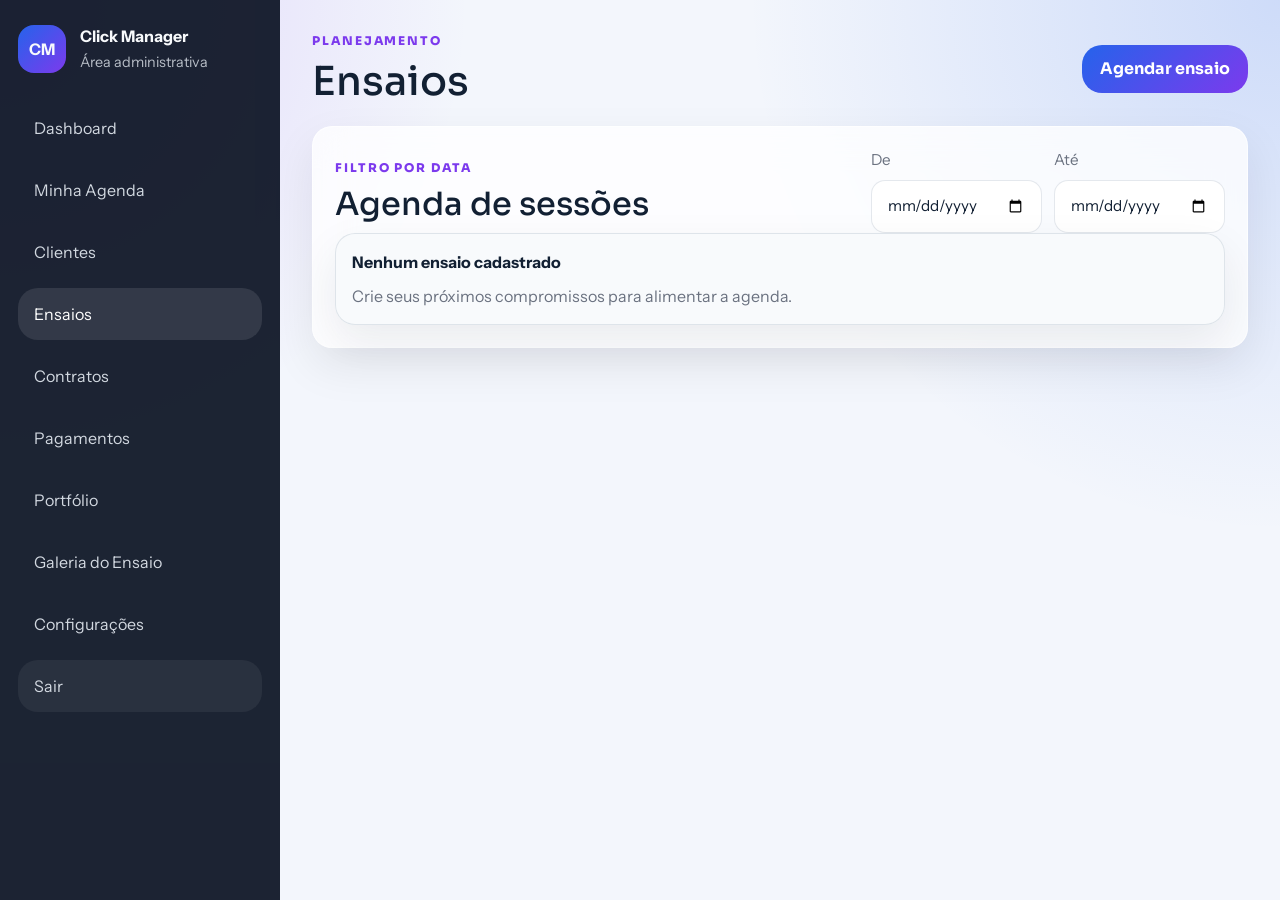
<file: pages/ensaios.html>
<!DOCTYPE html>
<html lang="pt-BR">
<head>
    <meta charset="UTF-8">
    <meta name="viewport" content="width=device-width, initial-scale=1.0">
    <title>Click Manager | Ensaios</title>
    <link href="https://cdn.jsdelivr.net/npm/bootstrap@5.3.3/dist/css/bootstrap.min.css" rel="stylesheet">
    <link rel="preconnect" href="https://fonts.googleapis.com">
    <link rel="preconnect" href="https://fonts.gstatic.com" crossorigin>
    <link href="https://fonts.googleapis.com/css2?family=Instrument+Sans:wght@400;500;600;700&family=Sora:wght@500;600;700;800&display=swap" rel="stylesheet">
    <link rel="stylesheet" href="../style.css">
</head>
<body data-page="ensaios">
    <div class="app-shell">
        <aside class="sidebar" id="sidebar">
            <div class="sidebar__brand">
                <div class="brand-mark">CM</div>
                <div>
                    <strong>Click Manager</strong>
                    <span>Área administrativa</span>
                </div>
            </div>
            <nav class="sidebar__nav">
                <a class="nav-link" href="./dashboard.html">Dashboard</a>
                <a class="nav-link" href="./agenda.html">Minha Agenda</a>
                <a class="nav-link" href="./clientes.html">Clientes</a>
                <a class="nav-link is-active" href="./ensaios.html">Ensaios</a>
                <a class="nav-link" href="./dashboard.html#contratos">Contratos</a>
                <a class="nav-link" href="./dashboard.html#pagamentos">Pagamentos</a>
                <a class="nav-link" href="./portfolio.html">Portfólio</a>
                <a class="nav-link" href="./galeria-ensaio.html">Galeria do Ensaio</a>
                <a class="nav-link" href="./configuracoes.html">Configurações</a>
                <button class="nav-link nav-link--button" type="button" data-logout>Sair</button>
            </nav>
        </aside>

        <div class="app-content">
            <header class="topbar">
                <button class="menu-toggle" type="button" data-sidebar-toggle aria-label="Abrir menu">☰</button>
                <div>
                    <p class="eyebrow">Planejamento</p>
                    <h1>Ensaios</h1>
                </div>
                <button class="btn btn-primary" type="button" data-modal-open="sessionModal">Agendar ensaio</button>
            </header>

            <main class="page-stack">
                <section class="panel-card">
                    <div class="section-heading">
                        <div>
                            <p class="eyebrow">Filtro por data</p>
                            <h2>Agenda de sessões</h2>
                        </div>
                        <div class="filters">
                            <label class="field field-inline">
                                <span>De</span>
                                <input type="date" id="filterStart">
                            </label>
                            <label class="field field-inline">
                                <span>Até</span>
                                <input type="date" id="filterEnd">
                            </label>
                        </div>
                    </div>
                    <div id="sessionList" class="session-list"></div>
                </section>
            </main>
        </div>
    </div>

    <div class="modal" id="sessionModal" aria-hidden="true">
        <div class="modal__backdrop" data-modal-close></div>
        <div class="modal__dialog">
            <div class="section-heading">
                <div>
                    <p class="eyebrow">Agenda</p>
                    <h3>Novo ensaio</h3>
                </div>
                <button class="icon-btn" type="button" data-modal-close aria-label="Fechar modal">✕</button>
            </div>
            <form id="sessionForm" class="modal-form" novalidate>
                <label class="field">
                    <span>Título</span>
                    <input type="text" name="title" placeholder="Ex.: Editorial no estúdio" required>
                </label>
                <label class="field">
                    <span>Cliente</span>
                    <input type="text" name="client" placeholder="Nome do cliente" required>
                </label>
                <label class="field">
                    <span>Data</span>
                    <input type="date" name="date" required>
                </label>
                <label class="field">
                    <span>Horário</span>
                    <select name="time" required>
                        <option value="">Selecione uma data primeiro</option>
                    </select>
                </label>
                <label class="field">
                    <span>Local</span>
                    <input type="text" name="location" placeholder="Local do ensaio" required>
                </label>
                <label class="field">
                    <span>Contrato vinculado</span>
                    <input type="text" name="contract" placeholder="Ex.: CTR-2026-001" required>
                </label>
                <label class="field">
                    <span>Valor do ensaio</span>
                    <input type="number" name="price" placeholder="Ex.: 1200" min="0" step="0.01" required>
                </label>
                <label class="field">
                    <span>Status do pagamento</span>
                    <select name="paymentStatus" required>
                        <option value="Pendente">Pendente</option>
                        <option value="Sinal recebido">Sinal recebido</option>
                        <option value="Pago">Pago</option>
                    </select>
                </label>
                <label class="field">
                    <span>Upload de imagens do ensaio</span>
                    <input type="file" name="images" accept="image/*" multiple>
                </label>
                <div class="modal-actions">
                    <button class="btn btn-ghost" type="button" data-modal-close>Cancelar</button>
                    <button class="btn btn-primary" type="submit">Agendar</button>
                </div>
            </form>
        </div>
    </div>

    <script src="https://cdn.jsdelivr.net/npm/bootstrap@5.3.3/dist/js/bootstrap.bundle.min.js"></script>
    <script src="../js/app.js"></script>
    <script src="../js/page-fallbacks.js"></script>
</body>
</html>
</file>
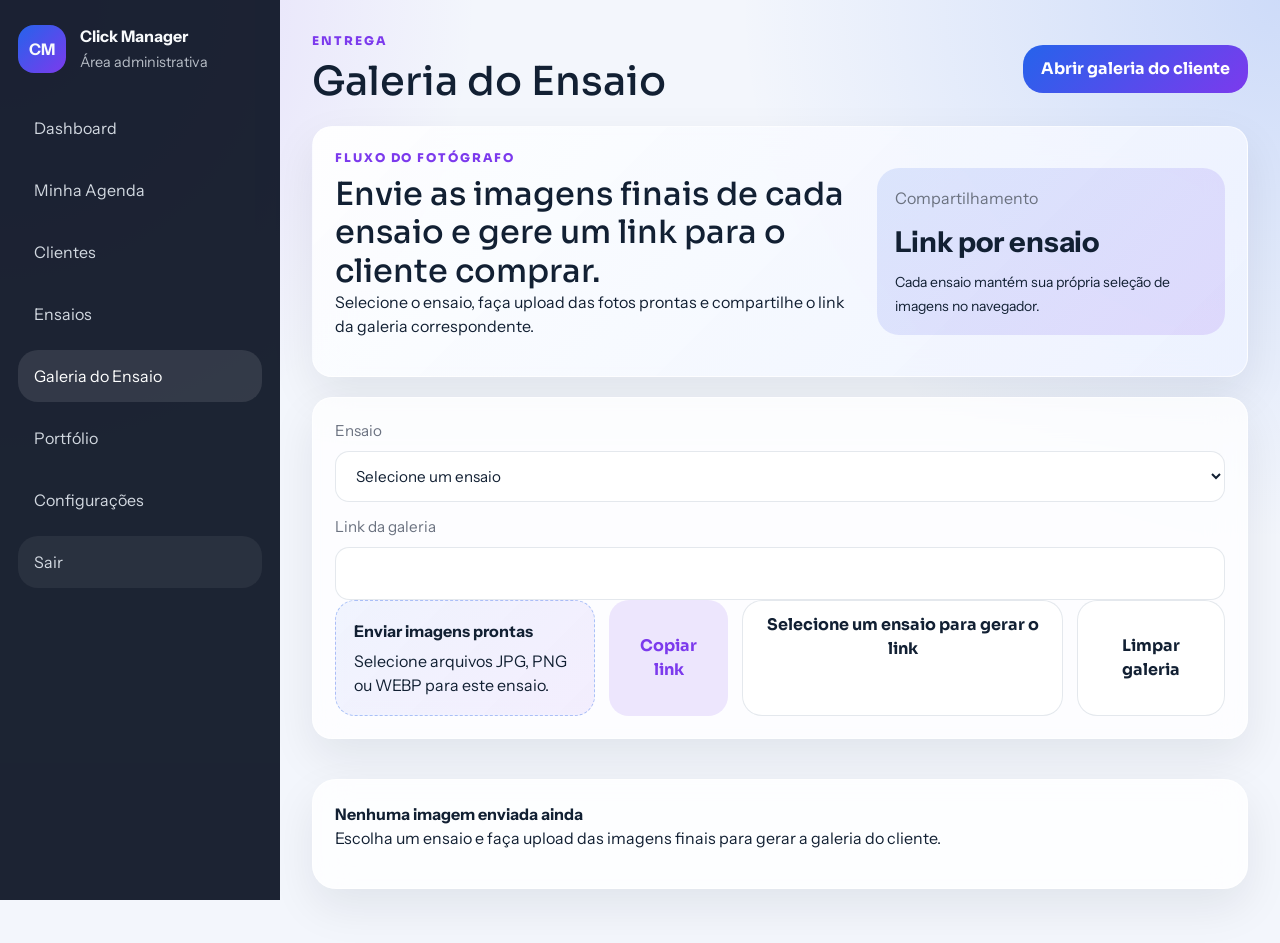
<file: pages/galeria-ensaio.html>
<!DOCTYPE html>
<html lang="pt-BR">
<head>
    <meta charset="UTF-8">
    <meta name="viewport" content="width=device-width, initial-scale=1.0">
    <title>Click Manager | Galeria do Ensaio</title>
    <link href="https://cdn.jsdelivr.net/npm/bootstrap@5.3.3/dist/css/bootstrap.min.css" rel="stylesheet">
    <link rel="preconnect" href="https://fonts.googleapis.com">
    <link rel="preconnect" href="https://fonts.gstatic.com" crossorigin>
    <link href="https://fonts.googleapis.com/css2?family=Instrument+Sans:wght@400;500;600;700&family=Sora:wght@500;600;700;800&display=swap" rel="stylesheet">
    <link rel="stylesheet" href="../style.css">
</head>
<body data-page="galeria-ensaio">
    <div class="app-shell">
        <aside class="sidebar" id="sidebar">
            <div class="sidebar__brand">
                <div class="brand-mark">CM</div>
                <div>
                    <strong>Click Manager</strong>
                    <span>Área administrativa</span>
                </div>
            </div>
            <nav class="sidebar__nav">
                <a class="nav-link" href="./dashboard.html">Dashboard</a>
                <a class="nav-link" href="./agenda.html">Minha Agenda</a>
                <a class="nav-link" href="./clientes.html">Clientes</a>
                <a class="nav-link" href="./ensaios.html">Ensaios</a>
                <a class="nav-link is-active" href="./galeria-ensaio.html">Galeria do Ensaio</a>
                <a class="nav-link" href="./portfolio.html">Portfólio</a>
                <a class="nav-link" href="./configuracoes.html">Configurações</a>
                <button class="nav-link nav-link--button" type="button" data-logout>Sair</button>
            </nav>
        </aside>

        <div class="app-content">
            <header class="topbar">
                <button class="menu-toggle" type="button" data-sidebar-toggle aria-label="Abrir menu">☰</button>
                <div>
                    <p class="eyebrow">Entrega</p>
                    <h1>Galeria do Ensaio</h1>
                </div>
                <a class="btn btn-primary" href="./galeria.html">Abrir galeria do cliente</a>
            </header>

            <main class="page-stack">
                <section class="hero-card">
                    <div>
                        <p class="eyebrow">Fluxo do fotógrafo</p>
                        <h2>Envie as imagens finais de cada ensaio e gere um link para o cliente comprar.</h2>
                        <p>Selecione o ensaio, faça upload das fotos prontas e compartilhe o link da galeria correspondente.</p>
                    </div>
                    <div class="hero-card__metric">
                        <span>Compartilhamento</span>
                        <strong>Link por ensaio</strong>
                        <small>Cada ensaio mantém sua própria seleção de imagens no navegador.</small>
                    </div>
                </section>

                <section class="panel-card">
                    <div class="settings-form-grid">
                        <label class="field settings-field-full">
                            <span>Ensaio</span>
                            <select id="sessionGallerySelect">
                                <option value="">Selecione um ensaio</option>
                            </select>
                        </label>
                        <label class="field settings-field-full">
                            <span>Link da galeria</span>
                            <input type="text" id="sessionGalleryShareLink" readonly>
                        </label>
                    </div>
                    <div class="portfolio-manager__actions">
                        <label class="upload-dropzone" for="sessionGalleryUpload">
                            <strong>Enviar imagens prontas</strong>
                            <span>Selecione arquivos JPG, PNG ou WEBP para este ensaio.</span>
                            <input type="file" id="sessionGalleryUpload" accept="image/*" multiple>
                        </label>
                        <button class="btn btn-secondary" type="button" id="copySessionGalleryLinkBtn">Copiar link</button>
                        <a class="btn btn-ghost" href="#" id="sessionGalleryShareAnchor">Abrir link da galeria</a>
                        <button class="btn btn-ghost" type="button" id="clearSessionGalleryBtn">Limpar galeria</button>
                    </div>
                </section>

                <section class="gallery-grid" id="sessionGalleryGrid" aria-label="Imagens da galeria do ensaio"></section>
                <div class="portfolio-empty" id="sessionGalleryEmptyState" hidden>
                    <strong>Nenhuma imagem enviada ainda</strong>
                    <p>Escolha um ensaio e faça upload das imagens finais para gerar a galeria do cliente.</p>
                </div>
            </main>
        </div>
    </div>

    <script src="../js/app.js"></script>
</body>
</html>
</file>
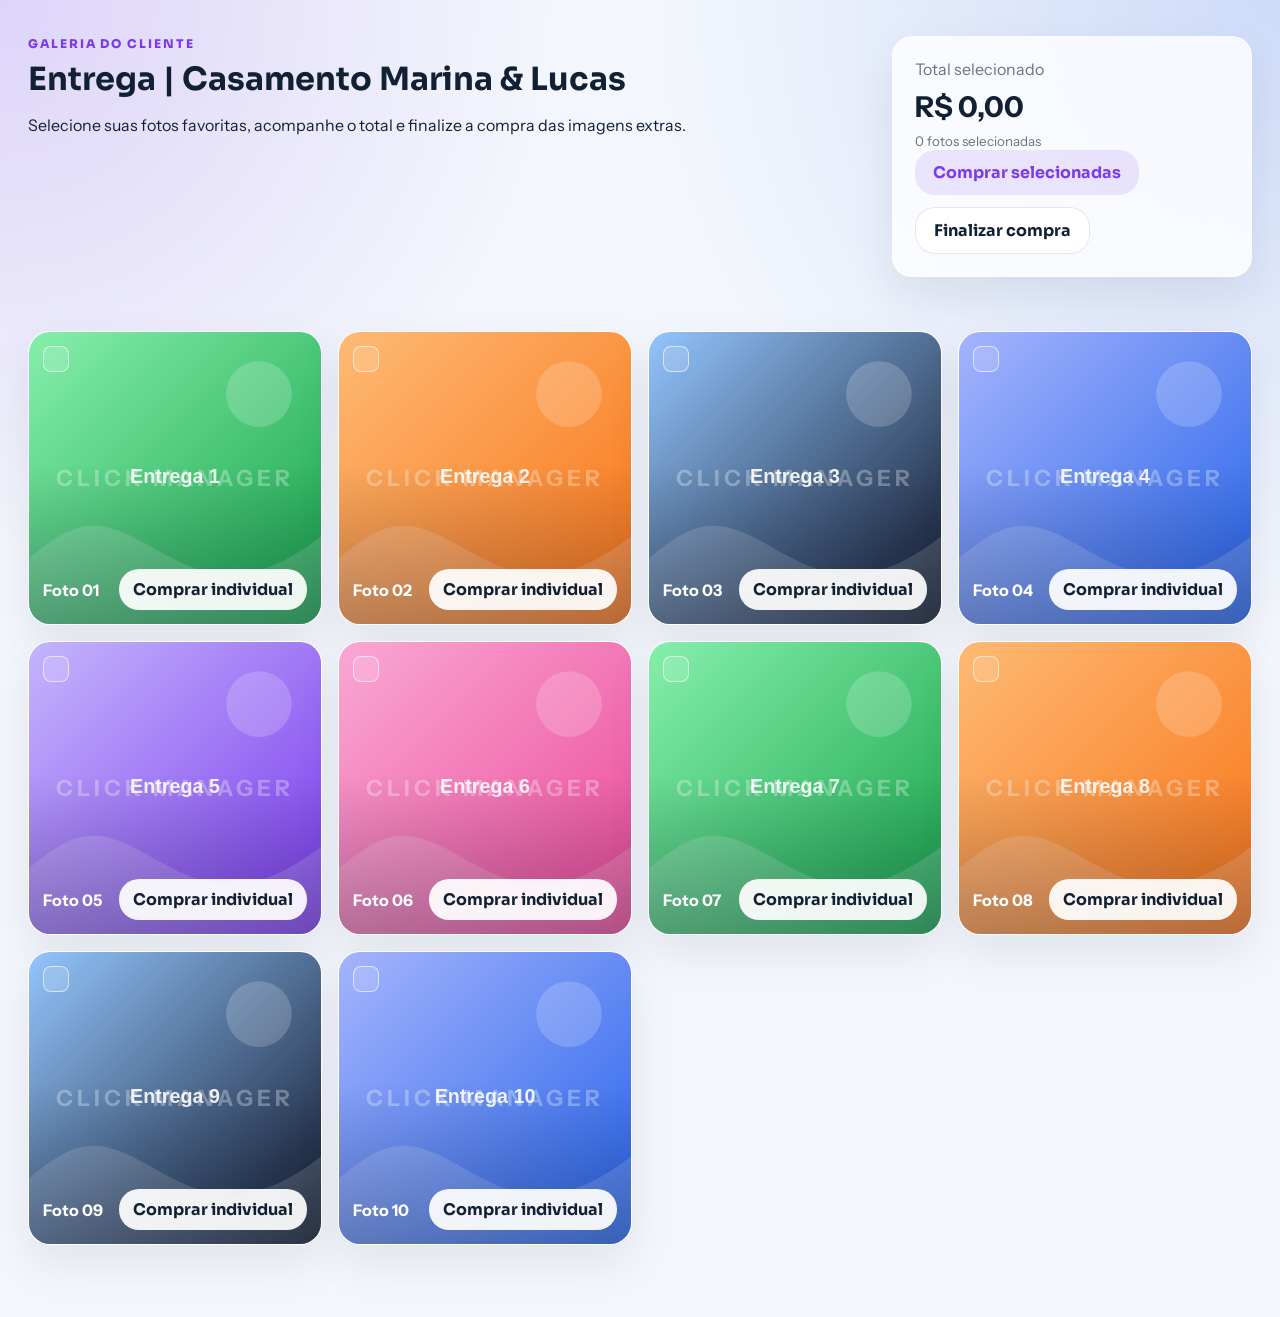
<file: pages/galeria.html>
<!DOCTYPE html>
<html lang="pt-BR">
<head>
    <meta charset="UTF-8">
    <meta name="viewport" content="width=device-width, initial-scale=1.0">
    <title>Click Manager | Galeria de Entrega</title>
    <link rel="preconnect" href="https://fonts.googleapis.com">
    <link rel="preconnect" href="https://fonts.gstatic.com" crossorigin>
    <link href="https://fonts.googleapis.com/css2?family=Instrument+Sans:wght@400;500;600;700&family=Sora:wght@500;600;700;800&display=swap" rel="stylesheet">
    <link rel="stylesheet" href="../style.css">
</head>
<body data-page="galeria">
    <main class="public-shell public-shell--delivery">
        <header class="delivery-header">
            <div>
                <p class="eyebrow">Galeria do cliente</p>
                <h1>Entrega | Casamento Marina & Lucas</h1>
                <p>Selecione suas fotos favoritas, acompanhe o total e finalize a compra das imagens extras.</p>
            </div>
            <div class="purchase-card">
                <span>Total selecionado</span>
                <strong id="selectedTotal">R$ 0,00</strong>
                <small id="selectedCount">0 fotos selecionadas</small>
                <div class="purchase-card__actions">
                    <button class="btn btn-secondary" type="button" id="buySelectedBtn">Comprar selecionadas</button>
                    <button class="btn btn-ghost" type="button" id="finalizeBtn">Finalizar compra</button>
                </div>
            </div>
        </header>

        <section class="gallery-grid" id="deliveryGrid" aria-label="Fotos da galeria de entrega"></section>
    </main>

    <div class="modal" id="purchaseModal" aria-hidden="true">
        <div class="modal__backdrop" data-modal-close></div>
        <div class="modal__dialog">
            <div class="section-heading">
                <div>
                    <p class="eyebrow">Pagamento</p>
                    <h3>Finalizar compra</h3>
                </div>
                <button class="icon-btn" type="button" data-modal-close aria-label="Fechar modal">×</button>
            </div>
            <div class="checkout-box">
                <div class="checkout-row">
                    <span>Fotos selecionadas</span>
                    <strong id="checkoutQuantity">0</strong>
                </div>
                <div class="checkout-row">
                    <span>Total</span>
                    <strong id="checkoutTotal">R$ 0,00</strong>
                </div>
                <label class="field">
                    <span>Método de pagamento</span>
                    <select id="paymentMethod">
                        <option>Pix</option>
                        <option>Cartão de crédito</option>
                        <option>Boleto</option>
                    </select>
                </label>
                <button class="btn btn-primary btn-block" type="button" id="confirmPurchaseBtn">Finalizar compra</button>
                <p id="purchaseFeedback" class="purchase-feedback" aria-live="polite"></p>
            </div>
        </div>
    </div>

    <script src="../js/app.js"></script>
</body>
</html>
</file>
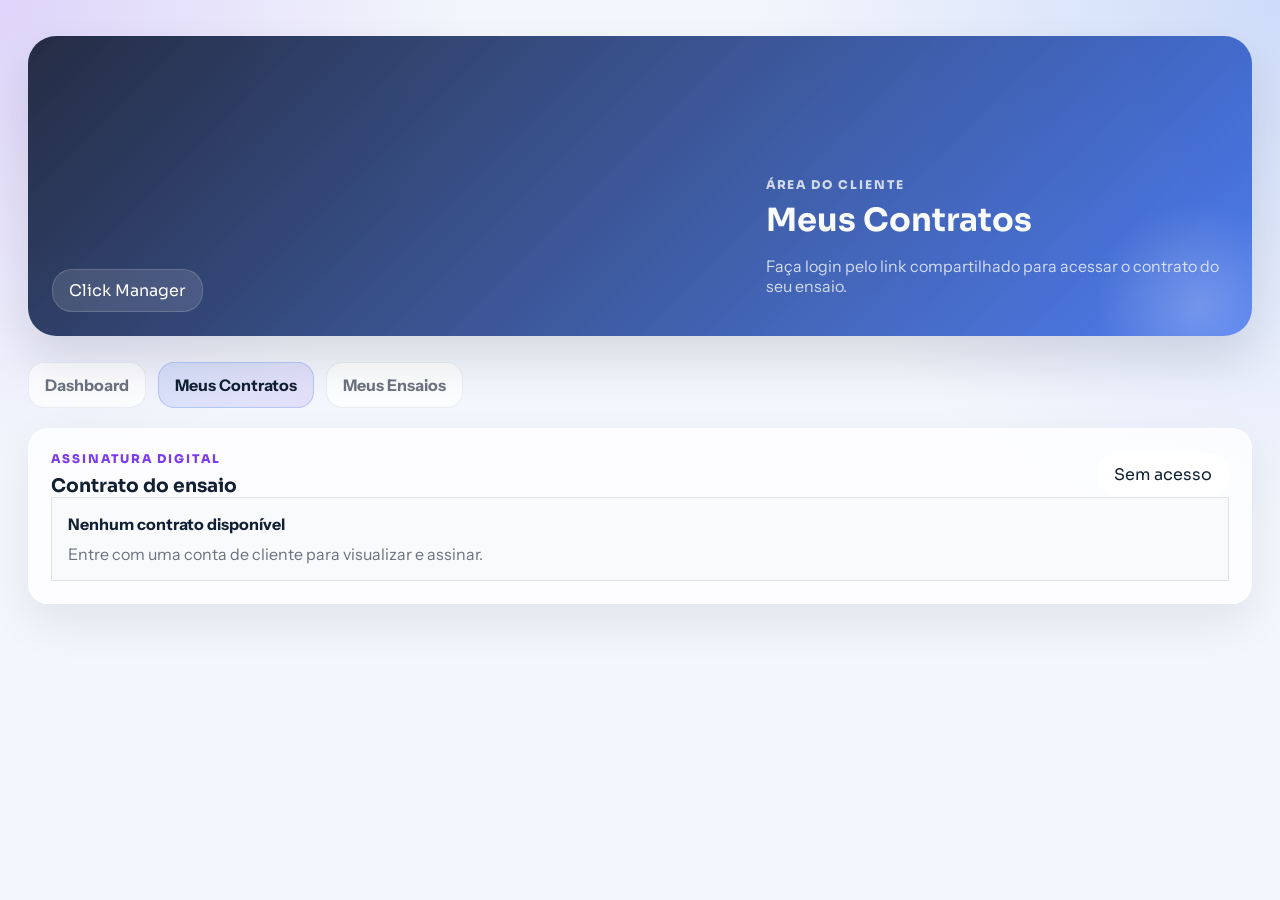
<file: pages/meus-contratos.html>
<!DOCTYPE html>
<html lang="pt-BR">
<head>
    <meta charset="UTF-8">
    <meta name="viewport" content="width=device-width, initial-scale=1.0">
    <title>Click Manager | Meus Contratos</title>
    <link rel="preconnect" href="https://fonts.googleapis.com">
    <link rel="preconnect" href="https://fonts.gstatic.com" crossorigin>
    <link href="https://fonts.googleapis.com/css2?family=Instrument+Sans:wght@400;500;600;700&family=Sora:wght@500;600;700;800&display=swap" rel="stylesheet">
    <link rel="stylesheet" href="../style.css">
</head>
<body data-page="client-contracts">
    <main class="public-shell">
        <header class="portfolio-header">
            <a class="brand-pill" href="../index.html">Click Manager</a>
            <div class="portfolio-header__content">
                <p class="eyebrow">Área do cliente</p>
                <h1 id="clientContractsTitle">Meus Contratos</h1>
                <p id="clientContractsSubtitle">Revise e acompanhe o contrato do seu atendimento.</p>
            </div>
        </header>

        <nav class="client-nav">
            <a class="client-nav__link" href="./dashboard-cliente.html">Dashboard</a>
            <a class="client-nav__link is-active" href="./meus-contratos.html">Meus Contratos</a>
            <a class="client-nav__link" href="./meus-ensaios.html">Meus Ensaios</a>
        </nav>

        <section class="panel-card">
            <div class="section-heading">
                <div>
                    <p class="eyebrow">Assinatura digital</p>
                    <h3>Contrato do ensaio</h3>
                </div>
                <span class="badge" id="contractStatusBadge">Pendente</span>
            </div>
            <div id="contractCard" class="stack-list"></div>
        </section>
    </main>

    <script src="../js/app.js"></script>
</body>
</html>
</file>
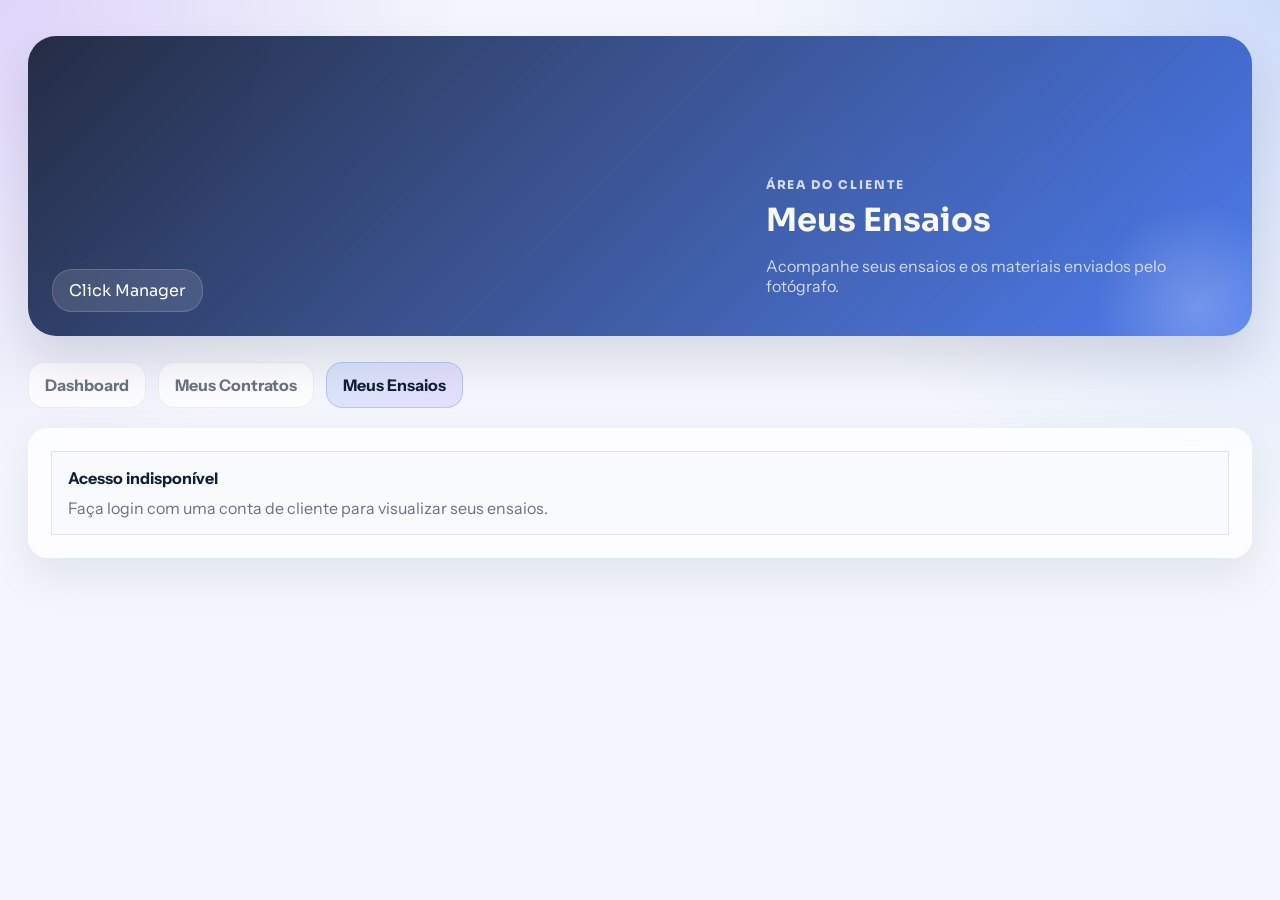
<file: pages/meus-ensaios.html>
<!DOCTYPE html>
<html lang="pt-BR">
<head>
    <meta charset="UTF-8">
    <meta name="viewport" content="width=device-width, initial-scale=1.0">
    <title>Click Manager | Meus Ensaios</title>
    <link rel="preconnect" href="https://fonts.googleapis.com">
    <link rel="preconnect" href="https://fonts.gstatic.com" crossorigin>
    <link href="https://fonts.googleapis.com/css2?family=Instrument+Sans:wght@400;500;600;700&family=Sora:wght@500;600;700;800&display=swap" rel="stylesheet">
    <link rel="stylesheet" href="../style.css">
</head>
<body data-page="client-sessions">
    <main class="public-shell">
        <header class="portfolio-header">
            <a class="brand-pill" href="../index.html">Click Manager</a>
            <div class="portfolio-header__content">
                <p class="eyebrow">Área do cliente</p>
                <h1 id="clientSessionsTitle">Meus Ensaios</h1>
                <p id="clientSessionsSubtitle">Acompanhe seus ensaios e os materiais enviados pelo fotógrafo.</p>
            </div>
        </header>

        <nav class="client-nav">
            <a class="client-nav__link" href="./dashboard-cliente.html">Dashboard</a>
            <a class="client-nav__link" href="./meus-contratos.html">Meus Contratos</a>
            <a class="client-nav__link is-active" href="./meus-ensaios.html">Meus Ensaios</a>
        </nav>

        <section class="panel-card" id="clientSessionsGate"></section>
    </main>

    <script src="../js/app.js"></script>
</body>
</html>
</file>
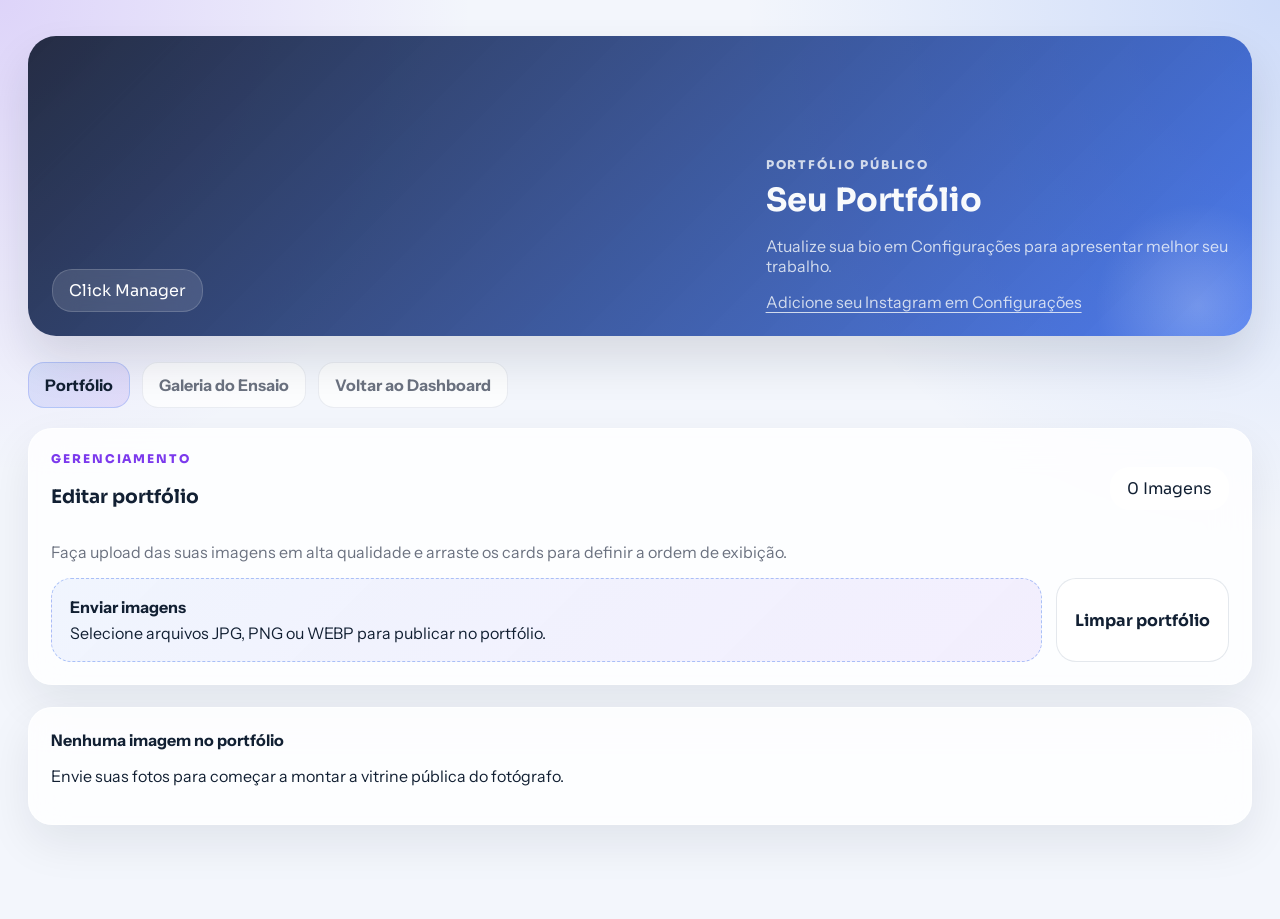
<file: pages/portfolio.html>
<!DOCTYPE html>
<html lang="pt-BR">
<head>
    <meta charset="UTF-8">
    <meta name="viewport" content="width=device-width, initial-scale=1.0">
    <title>Click Manager | Portfólio</title>
    <link rel="preconnect" href="https://fonts.googleapis.com">
    <link rel="preconnect" href="https://fonts.gstatic.com" crossorigin>
    <link href="https://fonts.googleapis.com/css2?family=Instrument+Sans:wght@400;500;600;700&family=Sora:wght@500;600;700;800&display=swap" rel="stylesheet">
    <link rel="stylesheet" href="../style.css">
</head>
<body data-page="portfolio">
    <main class="public-shell">
        <header class="portfolio-header">
            <a class="brand-pill" href="./dashboard.html">Click Manager</a>
            <div class="portfolio-header__content">
                <p class="eyebrow">Portfólio público</p>
                <h1>Helena Duarte</h1>
                <p>Fotógrafa de retratos, editoriais e narrativas visuais com estética leve, documental e contemporânea.</p>
                <a class="instagram-link" href="https://instagram.com" target="_blank" rel="noreferrer">instagram.com/helenaduarte</a>
            </div>
        </header>

        <nav class="client-nav">
            <a class="client-nav__link is-active" href="./portfolio.html">Portfólio</a>
            <a class="client-nav__link" href="./galeria-ensaio.html">Galeria do Ensaio</a>
            <a class="client-nav__link" href="./dashboard.html">Voltar ao Dashboard</a>
        </nav>

        <section class="portfolio-manager">
            <div class="section-heading">
                <div>
                    <p class="eyebrow">Gerenciamento</p>
                    <h3>Editar portfólio</h3>
                </div>
                <span class="badge" id="portfolioCountBadge">0 imagens</span>
            </div>
            <p class="client-meta">Faça upload das suas imagens em alta qualidade e arraste os cards para definir a ordem de exibição.</p>
            <div class="portfolio-manager__actions">
                <label class="upload-dropzone" for="portfolioUpload">
                    <strong>Enviar imagens</strong>
                    <span>Selecione arquivos JPG, PNG ou WEBP para publicar no portfólio.</span>
                    <input type="file" id="portfolioUpload" accept="image/*" multiple>
                </label>
                <button class="btn btn-ghost" type="button" id="clearPortfolioBtn">Limpar portfólio</button>
            </div>
        </section>

        <section class="portfolio-grid" id="portfolioGrid" aria-label="Grid de fotos do portfólio"></section>
        <div class="portfolio-empty" id="portfolioEmptyState" hidden>
            <strong>Nenhuma imagem no portfólio</strong>
            <p>Envie suas fotos para começar a montar a vitrine pública do fotógrafo.</p>
        </div>
    </main>

    <div class="lightbox" id="lightbox" aria-hidden="true">
        <div class="lightbox__backdrop" data-lightbox-close></div>
        <div class="lightbox__dialog">
            <button class="icon-btn lightbox__close" type="button" data-lightbox-close aria-label="Fechar preview">&times;</button>
            <img id="lightboxImage" alt="Preview ampliado da foto selecionada">
        </div>
    </div>

    <script src="../js/app.js"></script>
</body>
</html>
</file>
<file: style.css>
@import url("css/base.css");
@import url("css/layout.css");
@import url("css/components.css");
@import url("css/pages.css");
</file>
